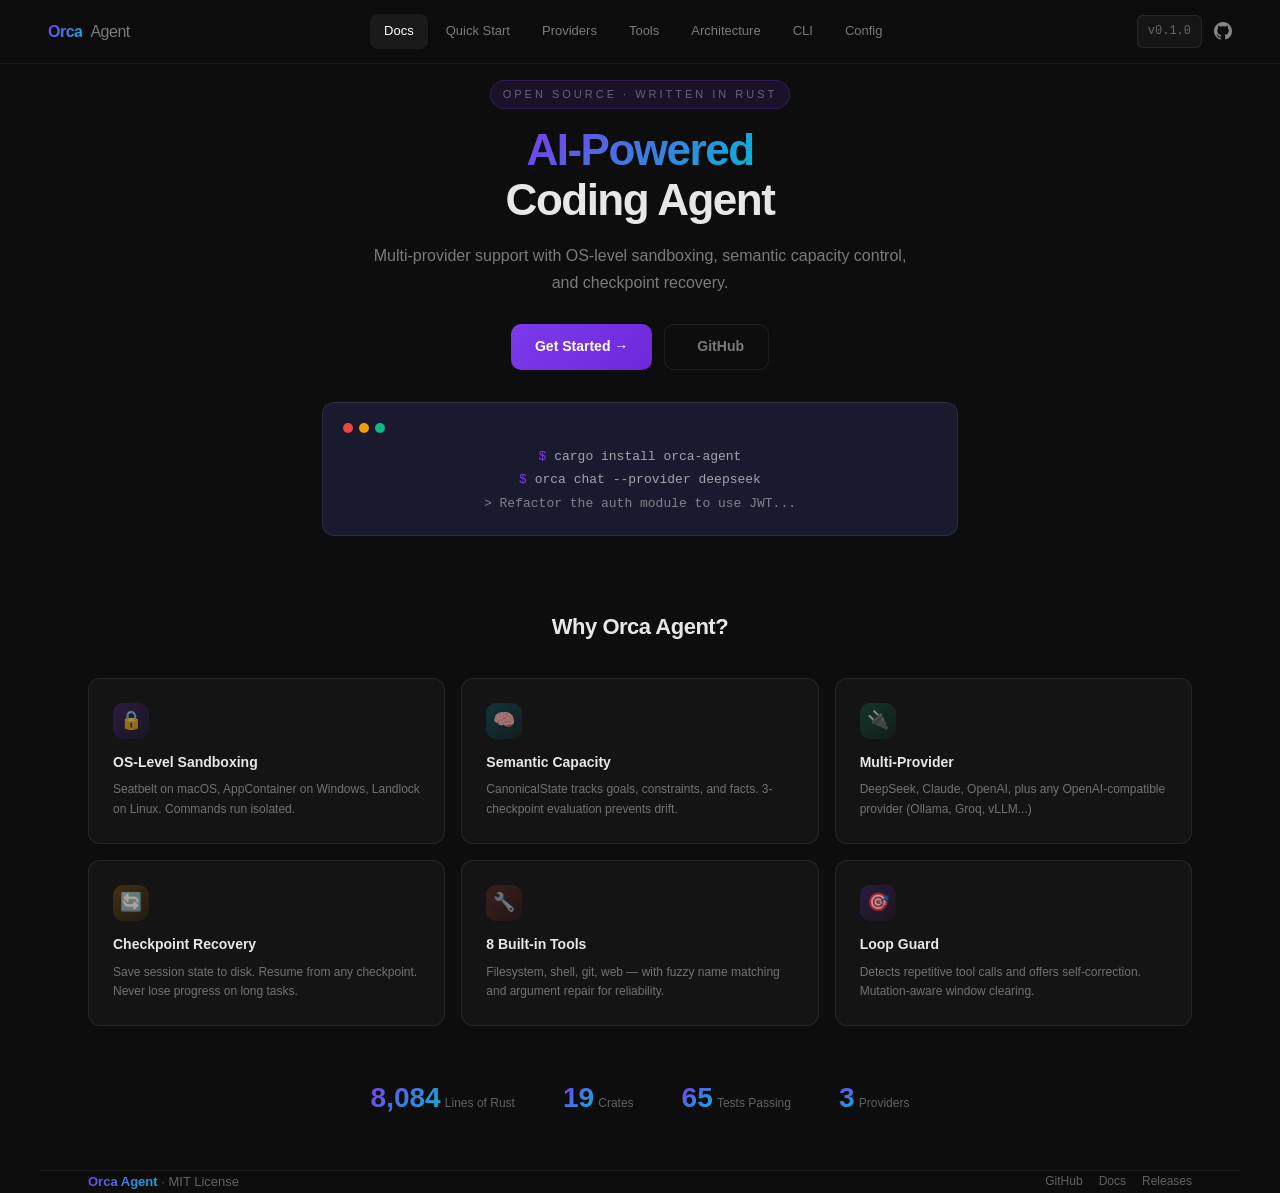
<file: docs/index.html>
<!DOCTYPE html>
<html lang="en">
<head>
    <meta charset="UTF-8">
    <meta name="viewport" content="width=device-width, initial-scale=1.0">
    <title>Orca Agent</title>
    <link rel="stylesheet" href="styles.css">
</head>
<body>
    <nav class="nav">
        <a href="index.html" class="nav-logo">
            <span class="gradient">Orca</span>
            <span class="light">Agent</span>
        </a>
        <div class="nav-links">
            <a href="index.html" class="active">Docs</a>
            <a href="quickstart.html">Quick Start</a>
            <a href="providers.html">Providers</a>
            <a href="tools.html">Tools</a>
            <a href="architecture.html">Architecture</a>
            <a href="cli.html">CLI</a>
            <a href="config.html">Config</a>
        </div>
        <div class="nav-right">
            <span class="nav-version">v0.1.0</span>
            <a href="https://github.com/wenqiang-china/orca-agent/" class="nav-github">
                <svg viewBox="0 0 16 16"><path d="M8 0C3.58 0 0 3.58 0 8c0 3.54 2.29 6.53 5.47 7.59.4.07.55-.17.55-.38 0-.19-.01-.82-.01-1.49-2.01.37-2.53-.49-2.69-.94-.09-.23-.48-.94-.82-1.13-.28-.15-.68-.52-.01-.53.63-.01 1.08.58 1.23.82.72 1.21 1.87.87 2.33.66.07-.52.28-.87.51-1.07-1.78-.2-3.64-.89-3.64-3.95 0-.87.31-1.59.82-2.15-.08-.2-.36-1.02.08-2.12 0 0 .67-.21 2.2.82.64-.18 1.32-.27 2-.27.68 0 1.36.09 2 .27 1.53-1.04 2.2-.82 2.2-.82.44 1.1.16 1.92.08 2.12.51.56.82 1.27.82 2.15 0 3.07-1.87 3.75-3.65 3.95.29.25.54.73.54 1.48 0 1.07-.01 1.93-.01 2.2 0 .21.15.46.55.38A8.013 8.013 0 0016 8c0-4.42-3.58-8-8-8z"/></svg>
            </a>
        </div>
    </nav>

    <div class="nav-mobile-menu">
        <a href="index.html" class="active">Docs</a>
        <a href="quickstart.html">Quick Start</a>
        <a href="providers.html">Providers</a>
        <a href="tools.html">Tools</a>
        <a href="architecture.html">Architecture</a>
        <a href="cli.html">CLI</a>
        <a href="config.html">Config</a>
    </div>

    <div class="container">
        <section class="hero">
            <span class="hero-badge">Open Source · Written in Rust</span>
            <h1 class="hero-title">
                <span class="gradient">AI-Powered</span><br>
                <span class="white">Coding Agent</span>
            </h1>
            <p class="hero-subtitle">Multi-provider support with OS-level sandboxing, semantic capacity control, and checkpoint recovery.</p>
            <div class="hero-buttons">
                <a href="quickstart.html" class="btn btn-primary">Get Started &rarr;</a>
                <a href="https://github.com/wenqiang-china/orca-agent" class="btn btn-outline">
                    <svg viewBox="0 0 16 16"><path d="M8 0C3.58 0 0 3.58 0 8c0 3.54 2.29 6.53 5.47 7.59.4.07.55-.17.55-.38 0-.19-.01-.82-.01-1.49-2.01.37-2.53-.49-2.69-.94-.09-.23-.48-.94-.82-1.13-.28-.15-.68-.52-.01-.53.63-.01 1.08.58 1.23.82.72 1.21 1.87.87 2.33.66.07-.52.28-.87.51-1.07-1.78-.2-3.64-.89-3.64-3.95 0-.87.31-1.59.82-2.15-.08-.2-.36-1.02.08-2.12 0 0 .67-.21 2.2.82.64-.18 1.32-.27 2-.27.68 0 1.36.09 2 .27 1.53-1.04 2.2-.82 2.2-.82.44 1.1.16 1.92.08 2.12.51.56.82 1.27.82 2.15 0 3.07-1.87 3.75-3.65 3.95.29.25.54.73.54 1.48 0 1.07-.01 1.93-.01 2.2 0 .21.15.46.55.38A8.013 8.013 0 0016 8c0-4.42-3.58-8-8-8z"/></svg> GitHub
                </a>
            </div>
            <div class="code-block">
                <div class="dots">
                    <span class="red"></span>
                    <span class="amber"></span>
                    <span class="green"></span>
                </div>
                <div class="lines">
                    <div class="line"><span class="prompt">$</span> cargo install orca-agent</div>
                    <div class="line"><span class="prompt">$</span> orca chat --provider deepseek</div>
                    <div class="line"><span class="output">&gt; Refactor the auth module to use JWT...</span></div>
                </div>
            </div>
        </section>

        <section class="features">
            <h2 class="section-title">Why Orca Agent?</h2>
            <div class="card-grid cols-3">
                <div class="card">
                    <span class="card-icon purple">🔒</span>
                    <h3 class="card-title">OS-Level Sandboxing</h3>
                    <p class="card-body">Seatbelt on macOS, AppContainer on Windows, Landlock on Linux. Commands run isolated.</p>
                </div>
                <div class="card">
                    <span class="card-icon cyan">🧠</span>
                    <h3 class="card-title">Semantic Capacity</h3>
                    <p class="card-body">CanonicalState tracks goals, constraints, and facts. 3-checkpoint evaluation prevents drift.</p>
                </div>
                <div class="card">
                    <span class="card-icon green">🔌</span>
                    <h3 class="card-title">Multi-Provider</h3>
                    <p class="card-body">DeepSeek, Claude, OpenAI, plus any OpenAI-compatible provider (Ollama, Groq, vLLM...)</p>
                </div>
                <div class="card">
                    <span class="card-icon amber">🔄</span>
                    <h3 class="card-title">Checkpoint Recovery</h3>
                    <p class="card-body">Save session state to disk. Resume from any checkpoint. Never lose progress on long tasks.</p>
                </div>
                <div class="card">
                    <span class="card-icon red">🔧</span>
                    <h3 class="card-title">8 Built-in Tools</h3>
                    <p class="card-body">Filesystem, shell, git, web — with fuzzy name matching and argument repair for reliability.</p>
                </div>
                <div class="card">
                    <span class="card-icon purple">🎯</span>
                    <h3 class="card-title">Loop Guard</h3>
                    <p class="card-body">Detects repetitive tool calls and offers self-correction. Mutation-aware window clearing.</p>
                </div>
            </div>
        </section>

        <div class="stats-bar">
            <div class="stat">
                <span class="stat-number">8,084</span>
                <span class="stat-label">Lines of Rust</span>
            </div>
            <div class="stat">
                <span class="stat-number">19</span>
                <span class="stat-label">Crates</span>
            </div>
            <div class="stat">
                <span class="stat-number">65</span>
                <span class="stat-label">Tests Passing</span>
            </div>
            <div class="stat">
                <span class="stat-number">3</span>
                <span class="stat-label">Providers</span>
            </div>
        </div>
    </div>

    <footer class="footer container">
        <div class="footer-brand">
            <span class="gradient">Orca Agent</span>
            <span> · MIT License</span>
        </div>
        <div class="footer-links">
            <a href="https://github.com/wenqiang-china/orca-agent">GitHub</a>
            <a href="index.html">Docs</a>
            <a href="https://github.com/wenqiang-china/orca-agent/releases">Releases</a>
        </div>
    </footer>

    <script src="main.js"></script>
</body>
</html>
</file>
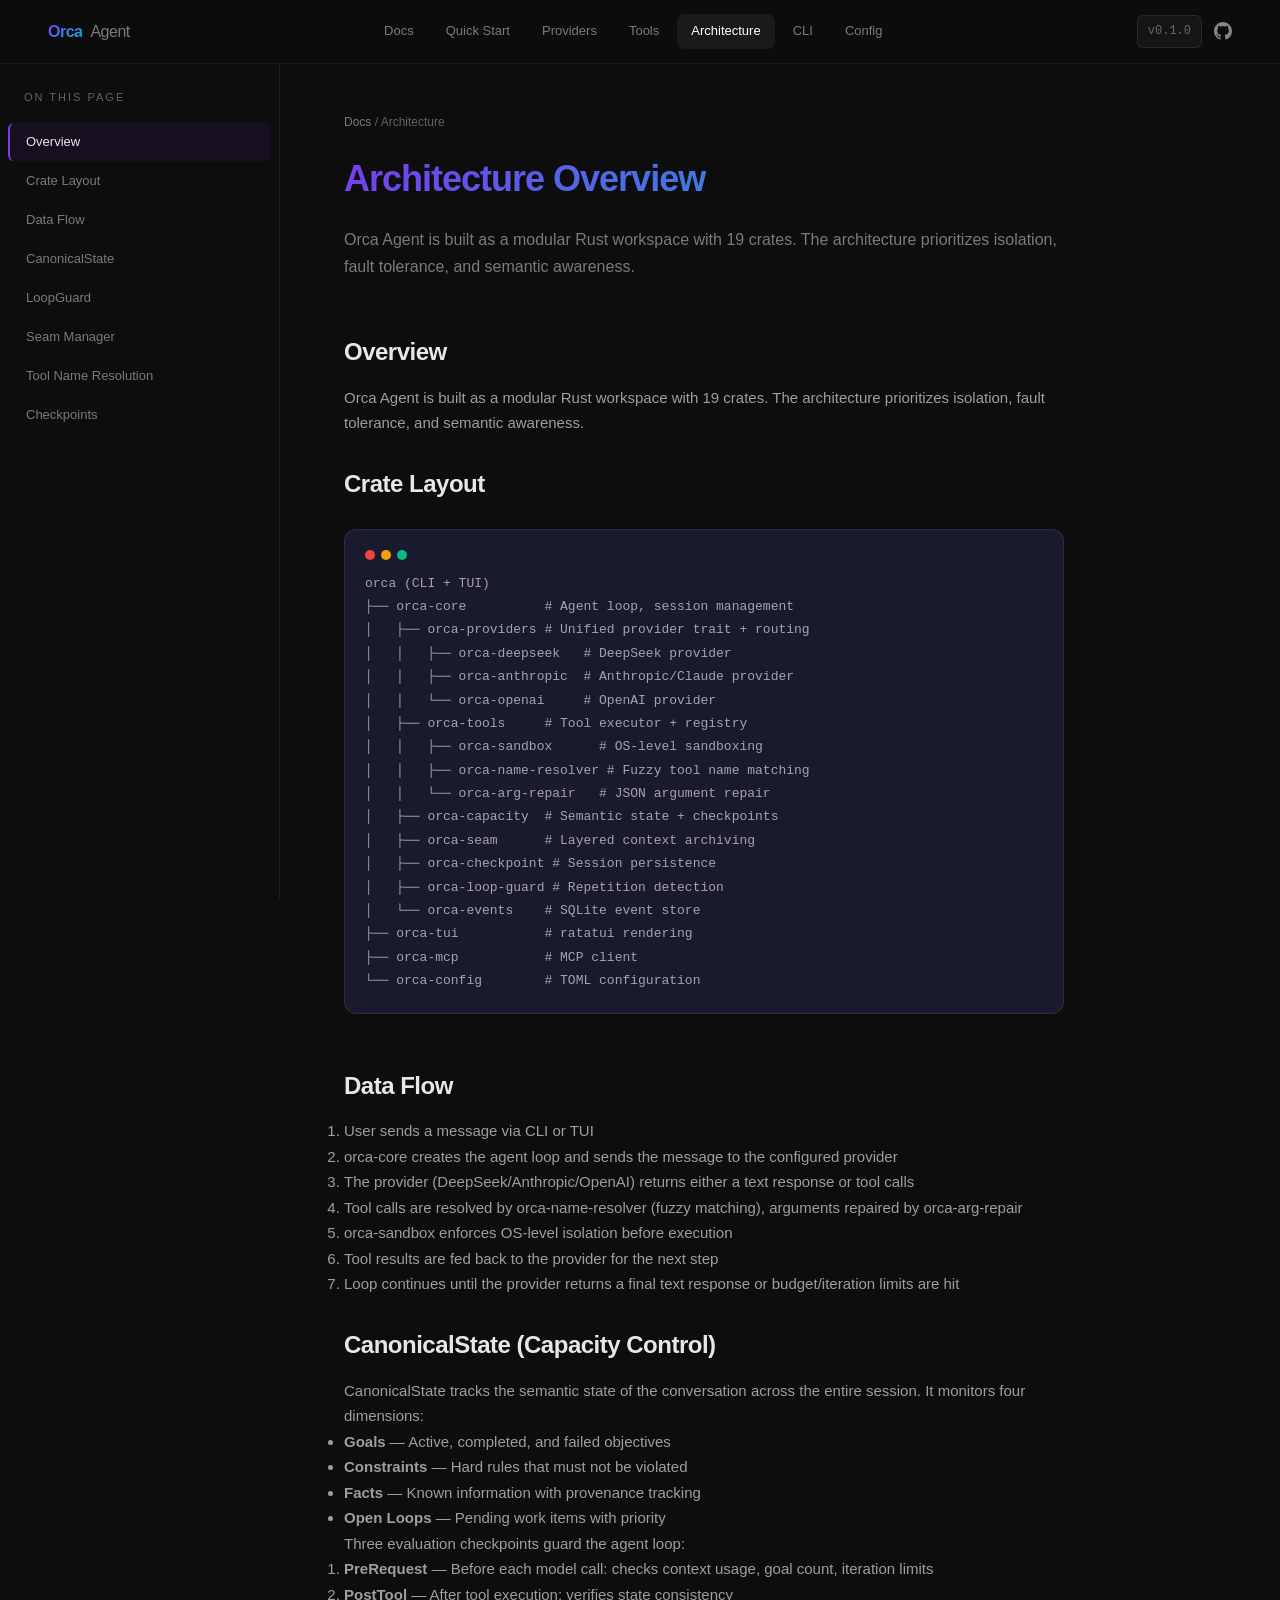
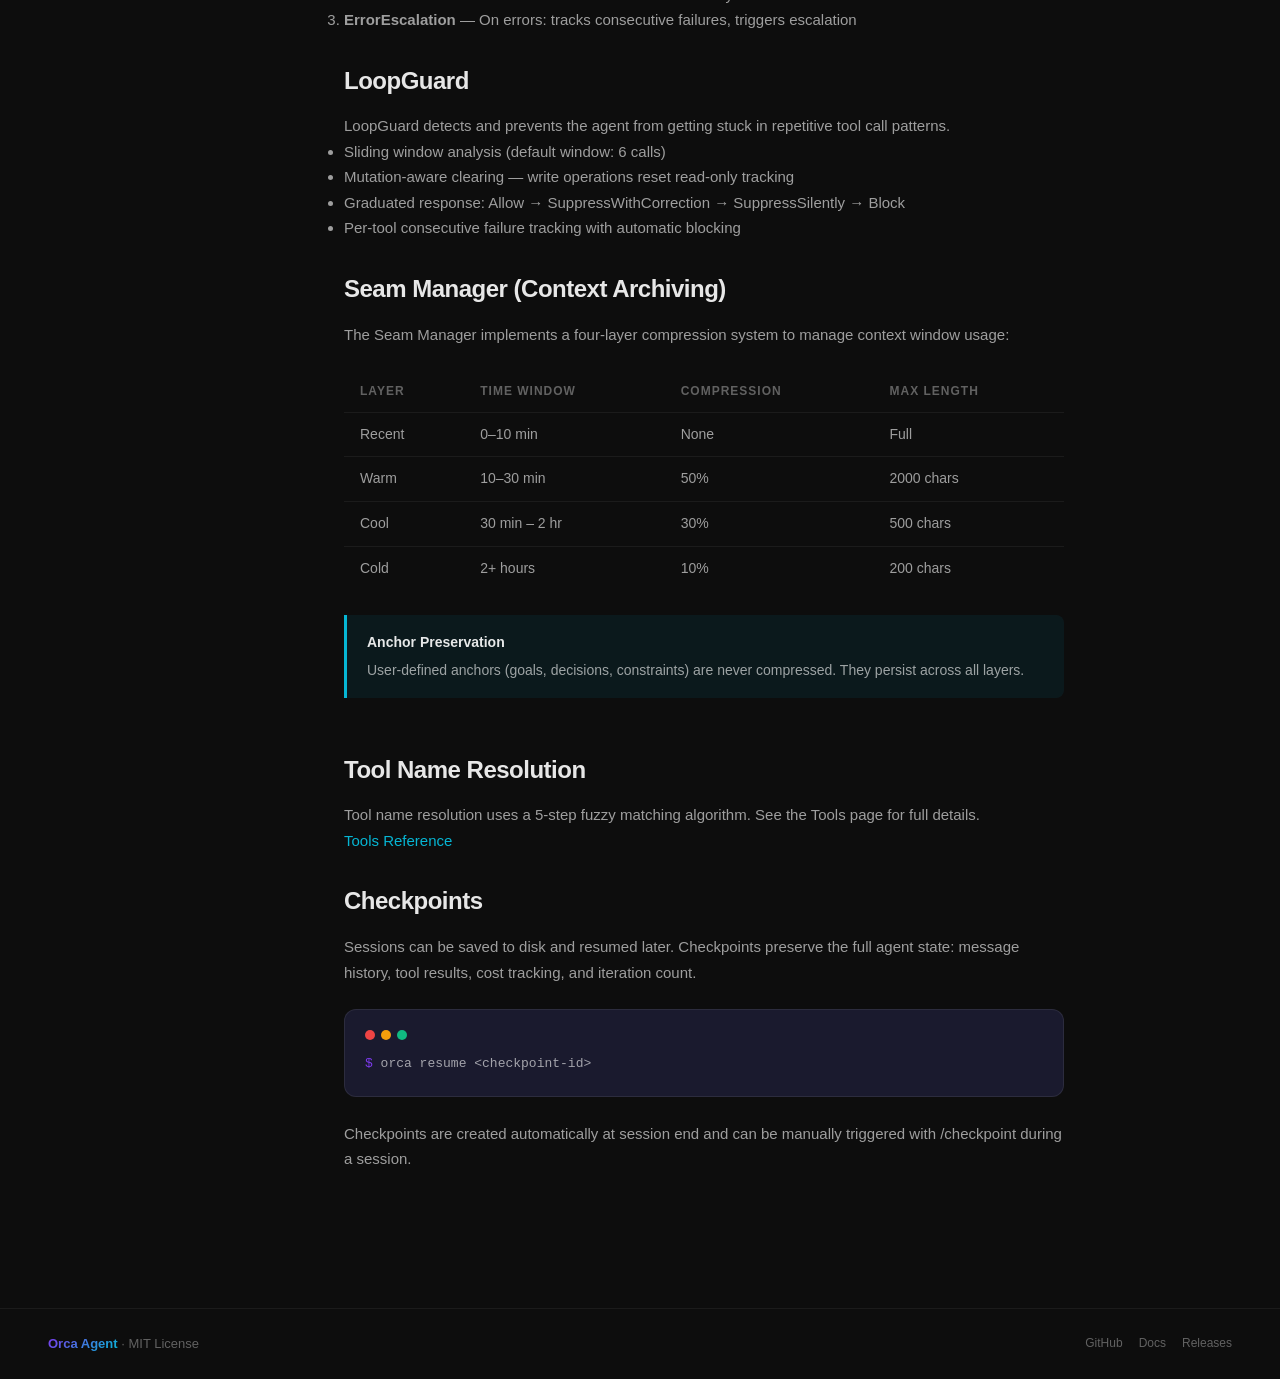
<file: docs/architecture.html>
<!DOCTYPE html>
<html lang="en">
<head>
  <meta charset="UTF-8">
  <meta name="viewport" content="width=device-width, initial-scale=1.0">
  <title>Architecture — Orca Agent</title>
  <link rel="stylesheet" href="styles.css">
</head>
<body>
  <nav class="nav">
    <a href="index.html" class="nav-logo">
      <span class="gradient">Orca</span>
      <span class="light">Agent</span>
    </a>
    <div class="nav-links">
      <a href="index.html">Docs</a>
      <a href="quickstart.html">Quick Start</a>
      <a href="providers.html">Providers</a>
      <a href="tools.html">Tools</a>
      <a href="architecture.html" class="active">Architecture</a>
      <a href="cli.html">CLI</a>
      <a href="config.html">Config</a>
    </div>
    <div class="nav-right">
      <span class="nav-version">v0.1.0</span>
      <a href="https://github.com/wenqiang-china/orca-agent/" class="nav-github">
        <svg viewBox="0 0 16 16"><path d="M8 0C3.58 0 0 3.58 0 8c0 3.54 2.29 6.53 5.47 7.59.4.07.55-.17.55-.38 0-.19-.01-.82-.01-1.49-2.01.37-2.53-.49-2.69-.94-.09-.23-.48-.94-.82-1.13-.28-.15-.68-.52-.01-.53.63-.01 1.08.58 1.23.82.72 1.21 1.87.87 2.33.66.07-.52.28-.87.51-1.07-1.78-.2-3.64-.89-3.64-3.95 0-.87.31-1.59.82-2.15-.08-.2-.36-1.02.08-2.12 0 0 .67-.21 2.2.82.64-.18 1.32-.27 2-.27.68 0 1.36.09 2 .27 1.53-1.04 2.2-.82 2.2-.82.44 1.1.16 1.92.08 2.12.51.56.82 1.27.82 2.15 0 3.07-1.87 3.75-3.65 3.95.29.25.54.73.54 1.48 0 1.07-.01 1.93-.01 2.2 0 .21.15.46.55.38A8.013 8.013 0 0016 8c0-4.42-3.58-8-8-8z"/></svg>
      </a>
    </div>
  </nav>

  <div class="nav-mobile-menu">
    <a href="index.html">Docs</a>
    <a href="quickstart.html">Quick Start</a>
    <a href="providers.html">Providers</a>
    <a href="tools.html">Tools</a>
    <a href="architecture.html" class="active">Architecture</a>
    <a href="cli.html">CLI</a>
    <a href="config.html">Config</a>
  </div>

  <div class="doc-layout">
    <aside class="sidebar">
      <div class="sidebar-heading">On this page</div>
      <nav class="sidebar-section">
        <a href="#overview" class="sidebar-link">Overview</a>
        <a href="#crate-layout" class="sidebar-link">Crate Layout</a>
        <a href="#data-flow" class="sidebar-link">Data Flow</a>
        <a href="#canonical-state" class="sidebar-link">CanonicalState</a>
        <a href="#loop-guard" class="sidebar-link">LoopGuard</a>
        <a href="#seam-manager" class="sidebar-link">Seam Manager</a>
        <a href="#name-resolution" class="sidebar-link">Tool Name Resolution</a>
        <a href="#checkpoints" class="sidebar-link">Checkpoints</a>
      </nav>
    </aside>

    <main class="doc-content">
      <!-- Breadcrumb -->
      <div class="breadcrumb"><span>Docs</span> / Architecture</div>

      <!-- Page Title -->
      <h1 class="page-title">Architecture Overview</h1>
      <p class="doc-subtitle">Orca Agent is built as a modular Rust workspace with 19 crates. The architecture prioritizes isolation, fault tolerance, and semantic awareness.</p>

      <!-- Overview -->
      <section id="overview" class="doc-section">
        <h2>Overview</h2>
        <p>Orca Agent is built as a modular Rust workspace with 19 crates. The architecture prioritizes isolation, fault tolerance, and semantic awareness.</p>
      </section>

      <!-- Crate Layout -->
      <section id="crate-layout" class="doc-section">
        <h2>Crate Layout</h2>
        <div class="code-block">
          <div class="dots">
            <span class="red"></span>
            <span class="amber"></span>
            <span class="green"></span>
          </div>
          <div class="lines">
            <div class="line">orca (CLI + TUI)</div>
            <div class="line">├── orca-core          # Agent loop, session management</div>
            <div class="line">│   ├── orca-providers # Unified provider trait + routing</div>
            <div class="line">│   │   ├── orca-deepseek   # DeepSeek provider</div>
            <div class="line">│   │   ├── orca-anthropic  # Anthropic/Claude provider</div>
            <div class="line">│   │   └── orca-openai     # OpenAI provider</div>
            <div class="line">│   ├── orca-tools     # Tool executor + registry</div>
            <div class="line">│   │   ├── orca-sandbox      # OS-level sandboxing</div>
            <div class="line">│   │   ├── orca-name-resolver # Fuzzy tool name matching</div>
            <div class="line">│   │   └── orca-arg-repair   # JSON argument repair</div>
            <div class="line">│   ├── orca-capacity  # Semantic state + checkpoints</div>
            <div class="line">│   ├── orca-seam      # Layered context archiving</div>
            <div class="line">│   ├── orca-checkpoint # Session persistence</div>
            <div class="line">│   ├── orca-loop-guard # Repetition detection</div>
            <div class="line">│   └── orca-events    # SQLite event store</div>
            <div class="line">├── orca-tui           # ratatui rendering</div>
            <div class="line">├── orca-mcp           # MCP client</div>
            <div class="line">└── orca-config        # TOML configuration</div>
          </div>
        </div>
      </section>

      <!-- Data Flow -->
      <section id="data-flow" class="doc-section">
        <h2>Data Flow</h2>
        <ol>
          <li>User sends a message via CLI or TUI</li>
          <li>orca-core creates the agent loop and sends the message to the configured provider</li>
          <li>The provider (DeepSeek/Anthropic/OpenAI) returns either a text response or tool calls</li>
          <li>Tool calls are resolved by orca-name-resolver (fuzzy matching), arguments repaired by orca-arg-repair</li>
          <li>orca-sandbox enforces OS-level isolation before execution</li>
          <li>Tool results are fed back to the provider for the next step</li>
          <li>Loop continues until the provider returns a final text response or budget/iteration limits are hit</li>
        </ol>
      </section>

      <!-- CanonicalState -->
      <section id="canonical-state" class="doc-section">
        <h2>CanonicalState (Capacity Control)</h2>
        <p>CanonicalState tracks the semantic state of the conversation across the entire session. It monitors four dimensions:</p>
        <ul>
          <li><strong>Goals</strong> — Active, completed, and failed objectives</li>
          <li><strong>Constraints</strong> — Hard rules that must not be violated</li>
          <li><strong>Facts</strong> — Known information with provenance tracking</li>
          <li><strong>Open Loops</strong> — Pending work items with priority</li>
        </ul>
        <p>Three evaluation checkpoints guard the agent loop:</p>
        <ol>
          <li><strong>PreRequest</strong> — Before each model call: checks context usage, goal count, iteration limits</li>
          <li><strong>PostTool</strong> — After tool execution: verifies state consistency</li>
          <li><strong>ErrorEscalation</strong> — On errors: tracks consecutive failures, triggers escalation</li>
        </ol>
      </section>

      <!-- LoopGuard -->
      <section id="loop-guard" class="doc-section">
        <h2>LoopGuard</h2>
        <p>LoopGuard detects and prevents the agent from getting stuck in repetitive tool call patterns.</p>
        <ul>
          <li>Sliding window analysis (default window: 6 calls)</li>
          <li>Mutation-aware clearing — write operations reset read-only tracking</li>
          <li>Graduated response: Allow → SuppressWithCorrection → SuppressSilently → Block</li>
          <li>Per-tool consecutive failure tracking with automatic blocking</li>
        </ul>
      </section>

      <!-- Seam Manager -->
      <section id="seam-manager" class="doc-section">
        <h2>Seam Manager (Context Archiving)</h2>
        <p>The Seam Manager implements a four-layer compression system to manage context window usage:</p>
        <table class="doc-table">
          <thead>
            <tr>
              <th>Layer</th>
              <th>Time Window</th>
              <th>Compression</th>
              <th>Max Length</th>
            </tr>
          </thead>
          <tbody>
            <tr>
              <td>Recent</td>
              <td>0–10 min</td>
              <td>None</td>
              <td>Full</td>
            </tr>
            <tr>
              <td>Warm</td>
              <td>10–30 min</td>
              <td>50%</td>
              <td>2000 chars</td>
            </tr>
            <tr>
              <td>Cool</td>
              <td>30 min – 2 hr</td>
              <td>30%</td>
              <td>500 chars</td>
            </tr>
            <tr>
              <td>Cold</td>
              <td>2+ hours</td>
              <td>10%</td>
              <td>200 chars</td>
            </tr>
          </tbody>
        </table>
        <div class="info-box tip">
          <div class="info-box-title">Anchor Preservation</div>
          <div class="info-box-body">User-defined anchors (goals, decisions, constraints) are never compressed. They persist across all layers.</div>
        </div>
      </section>

      <!-- Tool Name Resolution -->
      <section id="name-resolution" class="doc-section">
        <h2>Tool Name Resolution</h2>
        <p>Tool name resolution uses a 5-step fuzzy matching algorithm. See the Tools page for full details.</p>
        <a href="tools.html#name-resolution">Tools Reference</a>
      </section>

      <!-- Checkpoints -->
      <section id="checkpoints" class="doc-section">
        <h2>Checkpoints</h2>
        <p>Sessions can be saved to disk and resumed later. Checkpoints preserve the full agent state: message history, tool results, cost tracking, and iteration count.</p>
        <div class="code-block">
          <div class="dots">
            <span class="red"></span>
            <span class="amber"></span>
            <span class="green"></span>
          </div>
          <div class="lines">
            <div class="line"><span class="prompt">$</span> orca resume &lt;checkpoint-id&gt;</div>
          </div>
        </div>
        <p>Checkpoints are created automatically at session end and can be manually triggered with /checkpoint during a session.</p>
      </section>
    </main>
  </div>

  <footer class="footer">
    <div class="footer-brand">
      <span class="gradient">Orca Agent</span>
      <span> · MIT License</span>
    </div>
    <div class="footer-links">
      <a href="https://github.com/wenqiang-china/orca-agent">GitHub</a>
      <a href="index.html">Docs</a>
      <a href="https://github.com/wenqiang-china/orca-agent/releases">Releases</a>
    </div>
  </footer>

  <script src="main.js"></script>
</body>
</html>
</file>
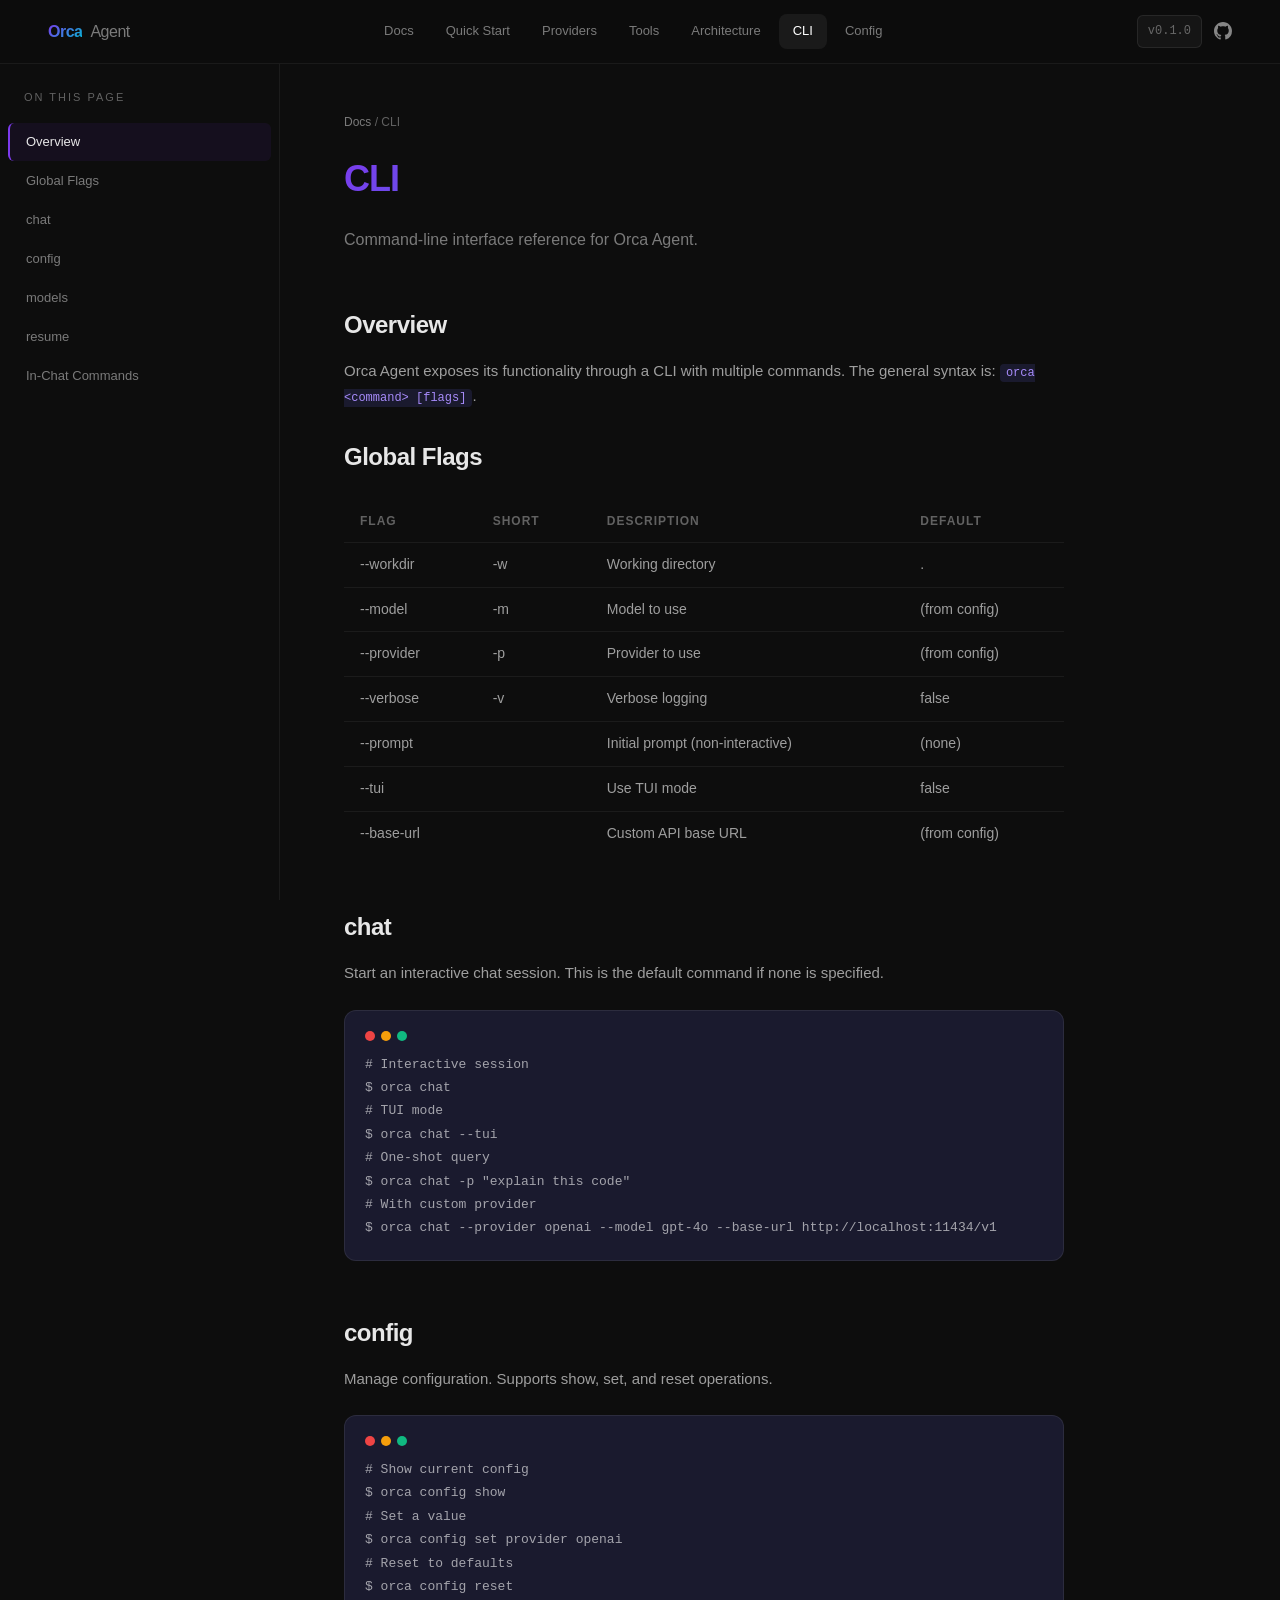
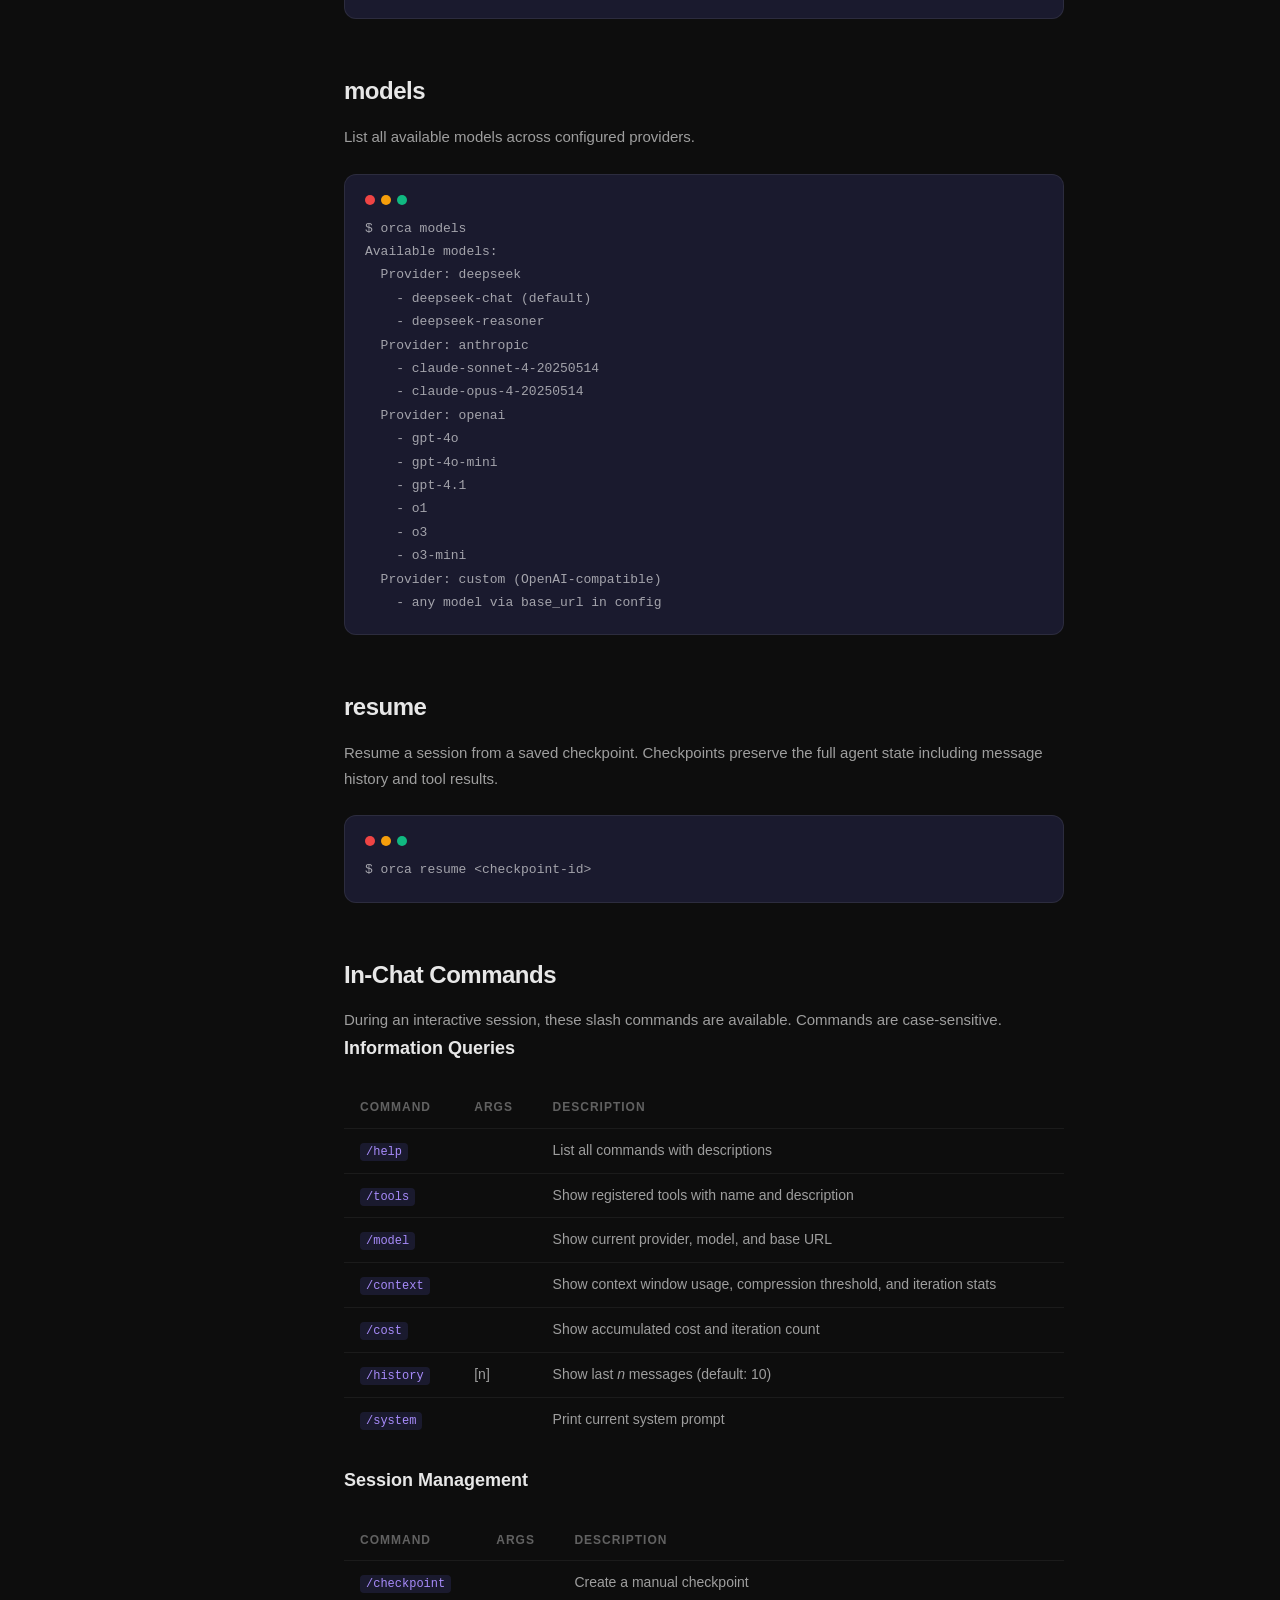
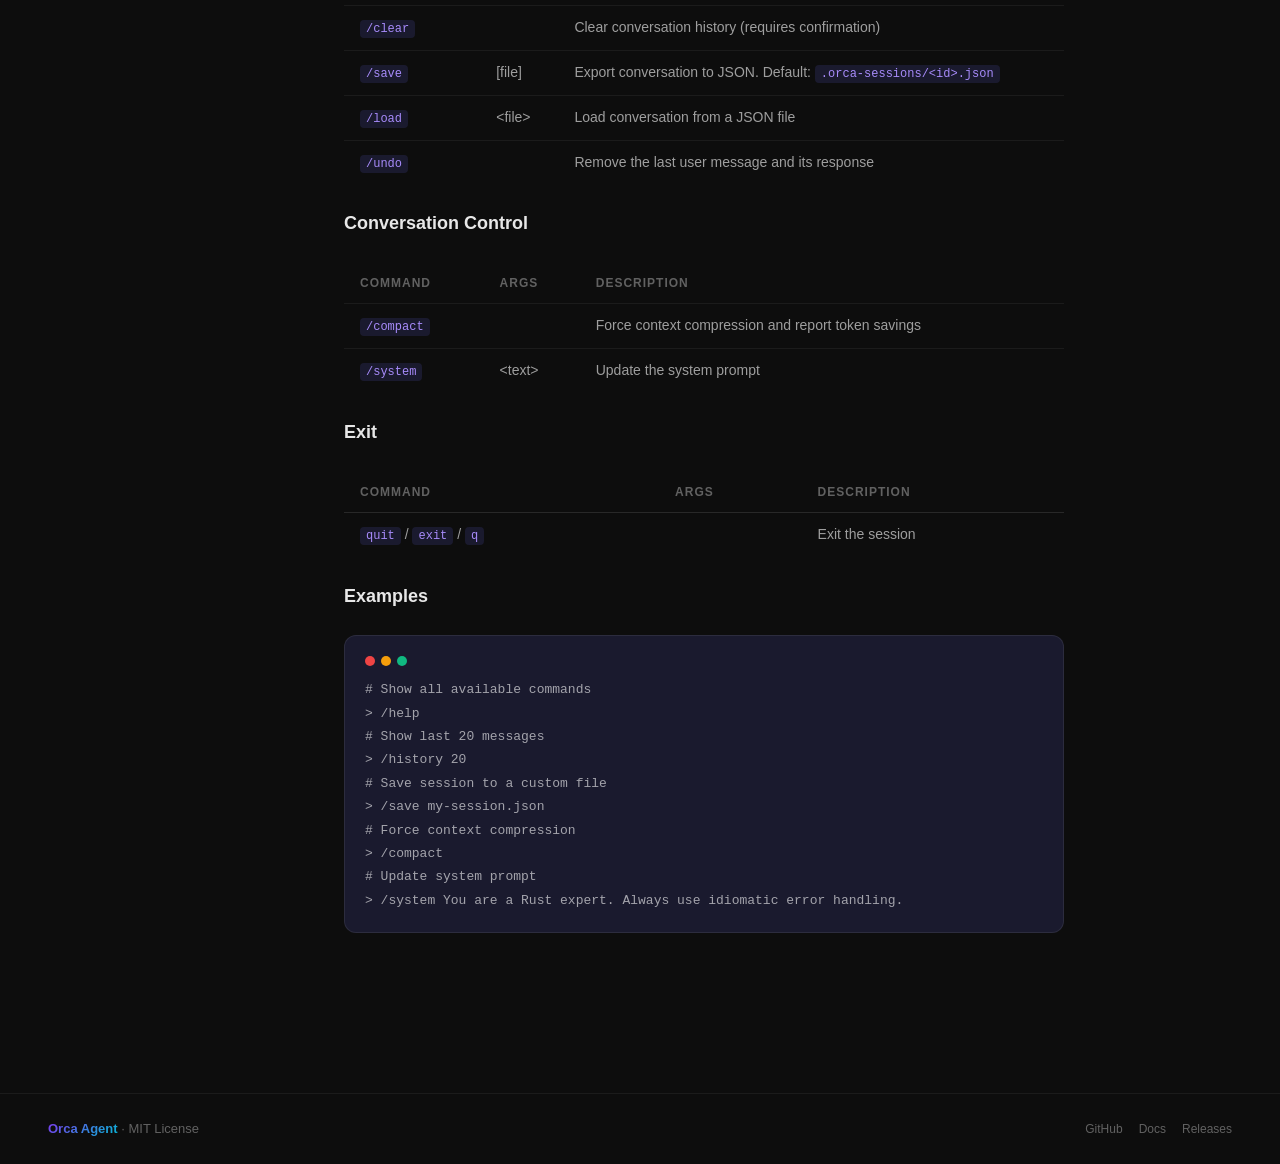
<file: docs/cli.html>
<!DOCTYPE html>
<html lang="en">
<head>
  <meta charset="UTF-8">
  <meta name="viewport" content="width=device-width, initial-scale=1.0">
  <title>CLI — Orca Agent</title>
  <link rel="stylesheet" href="styles.css">
</head>
<body>
  <nav class="nav">
    <a href="index.html" class="nav-logo">
      <span class="gradient">Orca</span>
      <span class="light">Agent</span>
    </a>
    <div class="nav-links">
      <a href="index.html">Docs</a>
      <a href="quickstart.html">Quick Start</a>
      <a href="providers.html">Providers</a>
      <a href="tools.html">Tools</a>
      <a href="architecture.html">Architecture</a>
      <a href="cli.html" class="active">CLI</a>
      <a href="config.html">Config</a>
    </div>
    <div class="nav-right">
      <span class="nav-version">v0.1.0</span>
      <a href="https://github.com/wenqiang-china/orca-agent/" class="nav-github">
        <svg viewBox="0 0 16 16"><path d="M8 0C3.58 0 0 3.58 0 8c0 3.54 2.29 6.53 5.47 7.59.4.07.55-.17.55-.38 0-.19-.01-.82-.01-1.49-2.01.37-2.53-.49-2.69-.94-.09-.23-.48-.94-.82-1.13-.28-.15-.68-.52-.01-.53.63-.01 1.08.58 1.23.82.72 1.21 1.87.87 2.33.66.07-.52.28-.87.51-1.07-1.78-.2-3.64-.89-3.64-3.95 0-.87.31-1.59.82-2.15-.08-.2-.36-1.02.08-2.12 0 0 .67-.21 2.2.82.64-.18 1.32-.27 2-.27.68 0 1.36.09 2 .27 1.53-1.04 2.2-.82 2.2-.82.44 1.1.16 1.92.08 2.12.51.56.82 1.27.82 2.15 0 3.07-1.87 3.75-3.65 3.95.29.25.54.73.54 1.48 0 1.07-.01 1.93-.01 2.2 0 .21.15.46.55.38A8.013 8.013 0 0016 8c0-4.42-3.58-8-8-8z"/></svg>
      </a>
    </div>
  </nav>

  <div class="nav-mobile-menu">
    <a href="index.html">Docs</a>
    <a href="quickstart.html">Quick Start</a>
    <a href="providers.html">Providers</a>
    <a href="tools.html">Tools</a>
    <a href="architecture.html">Architecture</a>
    <a href="cli.html" class="active">CLI</a>
    <a href="config.html">Config</a>
  </div>

  <div class="doc-layout">
    <aside class="sidebar">
      <div class="sidebar-heading">On this page</div>
      <nav class="sidebar-section">
        <a href="#overview" class="sidebar-link">Overview</a>
        <a href="#flags" class="sidebar-link">Global Flags</a>
        <a href="#chat" class="sidebar-link">chat</a>
        <a href="#config" class="sidebar-link">config</a>
        <a href="#models" class="sidebar-link">models</a>
        <a href="#resume" class="sidebar-link">resume</a>
        <a href="#in-chat" class="sidebar-link">In-Chat Commands</a>
      </nav>
    </aside>

    <main class="doc-content">
      <!-- Breadcrumb -->
      <div class="breadcrumb"><span>Docs</span> / CLI</div>

      <!-- Page Title -->
      <h1 class="page-title">CLI</h1>
      <p class="doc-subtitle">Command-line interface reference for Orca Agent.</p>

      <!-- Overview -->
      <section id="overview" class="doc-section">
        <h2>Overview</h2>
        <p>Orca Agent exposes its functionality through a CLI with multiple commands. The general syntax is: <code>orca &lt;command&gt; [flags]</code>.</p>
      </section>

      <!-- Global Flags -->
      <section id="flags" class="doc-section">
        <h2>Global Flags</h2>
        <table class="doc-table">
          <thead>
            <tr>
              <th>Flag</th>
              <th>Short</th>
              <th>Description</th>
              <th>Default</th>
            </tr>
          </thead>
          <tbody>
            <tr>
              <td>--workdir</td>
              <td>-w</td>
              <td>Working directory</td>
              <td>.</td>
            </tr>
            <tr>
              <td>--model</td>
              <td>-m</td>
              <td>Model to use</td>
              <td>(from config)</td>
            </tr>
            <tr>
              <td>--provider</td>
              <td>-p</td>
              <td>Provider to use</td>
              <td>(from config)</td>
            </tr>
            <tr>
              <td>--verbose</td>
              <td>-v</td>
              <td>Verbose logging</td>
              <td>false</td>
            </tr>
            <tr>
              <td>--prompt</td>
              <td></td>
              <td>Initial prompt (non-interactive)</td>
              <td>(none)</td>
            </tr>
            <tr>
              <td>--tui</td>
              <td></td>
              <td>Use TUI mode</td>
              <td>false</td>
            </tr>
            <tr>
              <td>--base-url</td>
              <td></td>
              <td>Custom API base URL</td>
              <td>(from config)</td>
            </tr>
          </tbody>
        </table>
      </section>

      <!-- chat -->
      <section id="chat" class="doc-section">
        <h2>chat</h2>
        <p>Start an interactive chat session. This is the default command if none is specified.</p>
        <div class="code-block">
          <div class="dots">
            <span class="red"></span>
            <span class="amber"></span>
            <span class="green"></span>
          </div>
          <div class="lines">
            <div class="line"># Interactive session</div>
            <div class="line">$ orca chat</div>
            <div class="line"></div>
            <div class="line"># TUI mode</div>
            <div class="line">$ orca chat --tui</div>
            <div class="line"></div>
            <div class="line"># One-shot query</div>
            <div class="line">$ orca chat -p "explain this code"</div>
            <div class="line"></div>
            <div class="line"># With custom provider</div>
            <div class="line">$ orca chat --provider openai --model gpt-4o --base-url http://localhost:11434/v1</div>
          </div>
        </div>
      </section>

      <!-- config -->
      <section id="config" class="doc-section">
        <h2>config</h2>
        <p>Manage configuration. Supports show, set, and reset operations.</p>
        <div class="code-block">
          <div class="dots">
            <span class="red"></span>
            <span class="amber"></span>
            <span class="green"></span>
          </div>
          <div class="lines">
            <div class="line"># Show current config</div>
            <div class="line">$ orca config show</div>
            <div class="line"></div>
            <div class="line"># Set a value</div>
            <div class="line">$ orca config set provider openai</div>
            <div class="line"></div>
            <div class="line"># Reset to defaults</div>
            <div class="line">$ orca config reset</div>
          </div>
        </div>
      </section>

      <!-- models -->
      <section id="models" class="doc-section">
        <h2>models</h2>
        <p>List all available models across configured providers.</p>
        <div class="code-block">
          <div class="dots">
            <span class="red"></span>
            <span class="amber"></span>
            <span class="green"></span>
          </div>
          <div class="lines">
            <div class="line">$ orca models</div>
            <div class="line">Available models:</div>
            <div class="line">  Provider: deepseek</div>
            <div class="line">    - deepseek-chat (default)</div>
            <div class="line">    - deepseek-reasoner</div>
            <div class="line">  Provider: anthropic</div>
            <div class="line">    - claude-sonnet-4-20250514</div>
            <div class="line">    - claude-opus-4-20250514</div>
            <div class="line">  Provider: openai</div>
            <div class="line">    - gpt-4o</div>
            <div class="line">    - gpt-4o-mini</div>
            <div class="line">    - gpt-4.1</div>
            <div class="line">    - o1</div>
            <div class="line">    - o3</div>
            <div class="line">    - o3-mini</div>
            <div class="line">  Provider: custom (OpenAI-compatible)</div>
            <div class="line">    - any model via base_url in config</div>
          </div>
        </div>
      </section>

      <!-- resume -->
      <section id="resume" class="doc-section">
        <h2>resume</h2>
        <p>Resume a session from a saved checkpoint. Checkpoints preserve the full agent state including message history and tool results.</p>
        <div class="code-block">
          <div class="dots">
            <span class="red"></span>
            <span class="amber"></span>
            <span class="green"></span>
          </div>
          <div class="lines">
            <div class="line">$ orca resume &lt;checkpoint-id&gt;</div>
          </div>
        </div>
      </section>

      <!-- In-Chat Commands -->
      <section id="in-chat" class="doc-section">
        <h2>In-Chat Commands</h2>
        <p>During an interactive session, these slash commands are available. Commands are case-sensitive.</p>

        <h3>Information Queries</h3>
        <table class="doc-table">
          <thead>
            <tr>
              <th>Command</th>
              <th>Args</th>
              <th>Description</th>
            </tr>
          </thead>
          <tbody>
            <tr>
              <td><code>/help</code></td>
              <td></td>
              <td>List all commands with descriptions</td>
            </tr>
            <tr>
              <td><code>/tools</code></td>
              <td></td>
              <td>Show registered tools with name and description</td>
            </tr>
            <tr>
              <td><code>/model</code></td>
              <td></td>
              <td>Show current provider, model, and base URL</td>
            </tr>
            <tr>
              <td><code>/context</code></td>
              <td></td>
              <td>Show context window usage, compression threshold, and iteration stats</td>
            </tr>
            <tr>
              <td><code>/cost</code></td>
              <td></td>
              <td>Show accumulated cost and iteration count</td>
            </tr>
            <tr>
              <td><code>/history</code></td>
              <td>[n]</td>
              <td>Show last <em>n</em> messages (default: 10)</td>
            </tr>
            <tr>
              <td><code>/system</code></td>
              <td></td>
              <td>Print current system prompt</td>
            </tr>
          </tbody>
        </table>

        <h3>Session Management</h3>
        <table class="doc-table">
          <thead>
            <tr>
              <th>Command</th>
              <th>Args</th>
              <th>Description</th>
            </tr>
          </thead>
          <tbody>
            <tr>
              <td><code>/checkpoint</code></td>
              <td></td>
              <td>Create a manual checkpoint</td>
            </tr>
            <tr>
              <td><code>/clear</code></td>
              <td></td>
              <td>Clear conversation history (requires confirmation)</td>
            </tr>
            <tr>
              <td><code>/save</code></td>
              <td>[file]</td>
              <td>Export conversation to JSON. Default: <code>.orca-sessions/&lt;id&gt;.json</code></td>
            </tr>
            <tr>
              <td><code>/load</code></td>
              <td>&lt;file&gt;</td>
              <td>Load conversation from a JSON file</td>
            </tr>
            <tr>
              <td><code>/undo</code></td>
              <td></td>
              <td>Remove the last user message and its response</td>
            </tr>
          </tbody>
        </table>

        <h3>Conversation Control</h3>
        <table class="doc-table">
          <thead>
            <tr>
              <th>Command</th>
              <th>Args</th>
              <th>Description</th>
            </tr>
          </thead>
          <tbody>
            <tr>
              <td><code>/compact</code></td>
              <td></td>
              <td>Force context compression and report token savings</td>
            </tr>
            <tr>
              <td><code>/system</code></td>
              <td>&lt;text&gt;</td>
              <td>Update the system prompt</td>
            </tr>
          </tbody>
        </table>

        <h3>Exit</h3>
        <table class="doc-table">
          <thead>
            <tr>
              <th>Command</th>
              <th>Args</th>
              <th>Description</th>
            </tr>
          </thead>
          <tbody>
            <tr>
              <td><code>quit</code> / <code>exit</code> / <code>q</code></td>
              <td></td>
              <td>Exit the session</td>
            </tr>
          </tbody>
        </table>

        <h3>Examples</h3>
        <div class="code-block">
          <div class="dots">
            <span class="red"></span>
            <span class="amber"></span>
            <span class="green"></span>
          </div>
          <div class="lines">
            <div class="line"># Show all available commands</div>
            <div class="line">> /help</div>
            <div class="line"></div>
            <div class="line"># Show last 20 messages</div>
            <div class="line">> /history 20</div>
            <div class="line"></div>
            <div class="line"># Save session to a custom file</div>
            <div class="line">> /save my-session.json</div>
            <div class="line"></div>
            <div class="line"># Force context compression</div>
            <div class="line">> /compact</div>
            <div class="line"></div>
            <div class="line"># Update system prompt</div>
            <div class="line">> /system You are a Rust expert. Always use idiomatic error handling.</div>
          </div>
        </div>
      </section>
    </main>
  </div>

  <footer class="footer">
    <div class="footer-brand">
      <span class="gradient">Orca Agent</span>
      <span> · MIT License</span>
    </div>
    <div class="footer-links">
      <a href="https://github.com/wenqiang-china/orca-agent">GitHub</a>
      <a href="index.html">Docs</a>
      <a href="https://github.com/wenqiang-china/orca-agent/releases">Releases</a>
    </div>
  </footer>

  <script src="main.js"></script>
</body>
</html>
</file>
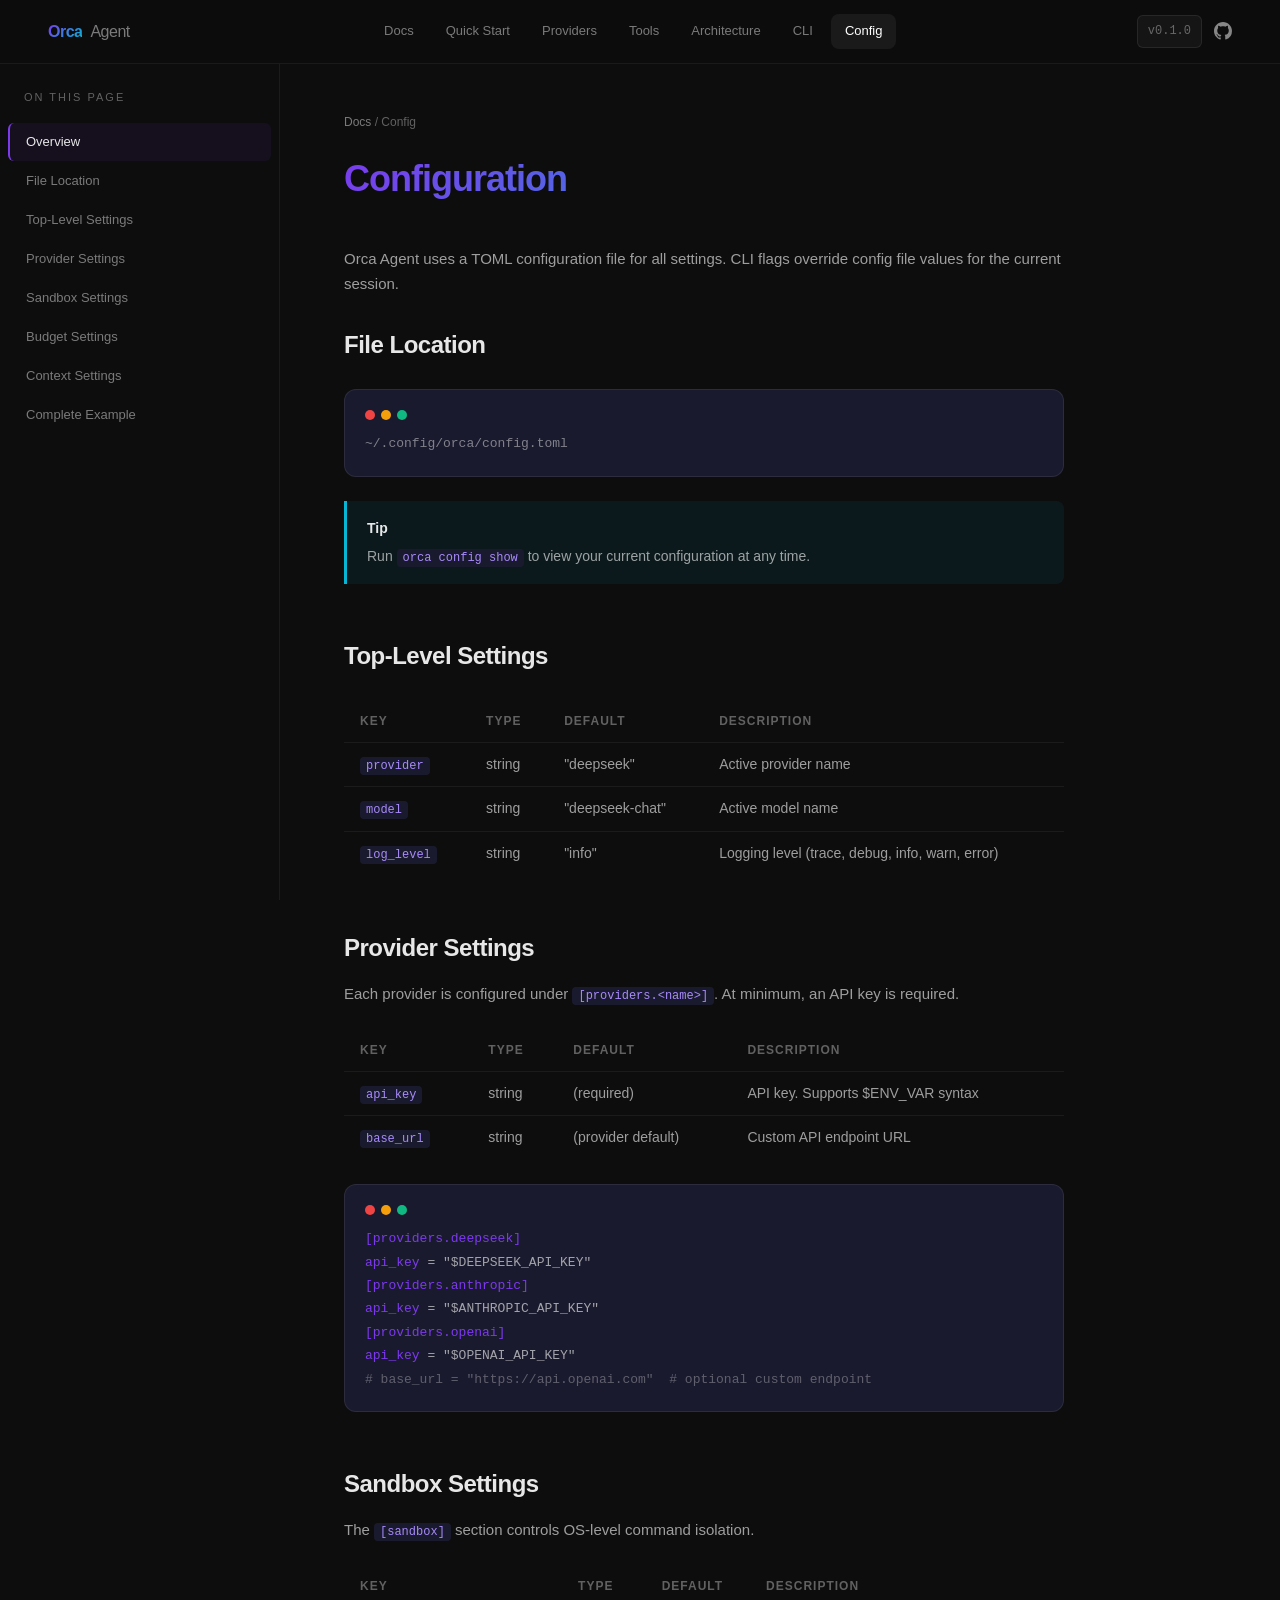
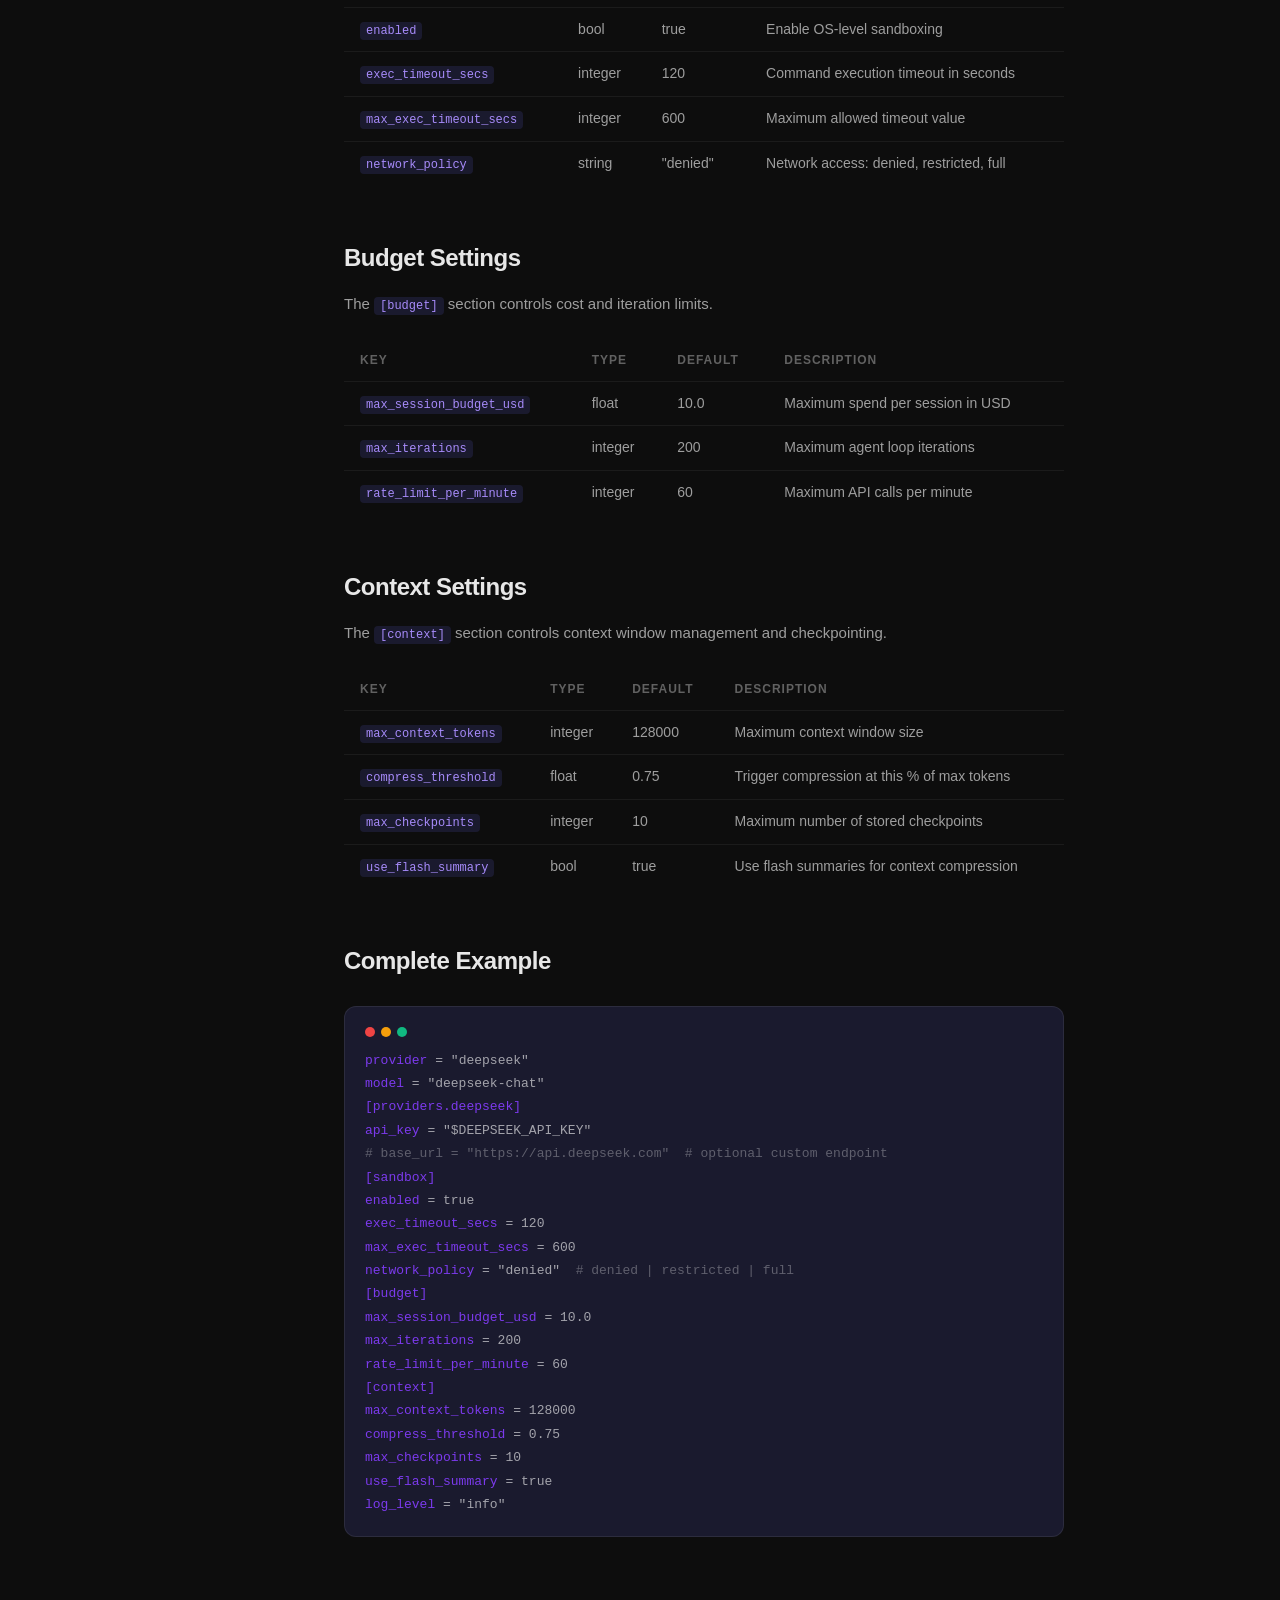
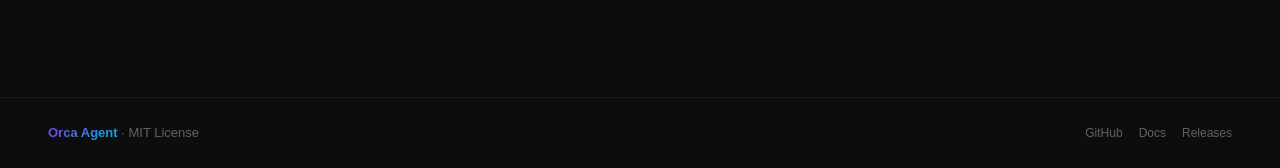
<file: docs/config.html>
<!DOCTYPE html>
<html lang="en">
<head>
  <meta charset="UTF-8">
  <meta name="viewport" content="width=device-width, initial-scale=1.0">
  <title>Configuration — Orca Agent</title>
  <link rel="stylesheet" href="styles.css">
</head>
<body>
  <nav class="nav">
    <a href="index.html" class="nav-logo">
      <span class="gradient">Orca</span>
      <span class="light">Agent</span>
    </a>
    <div class="nav-links">
      <a href="index.html">Docs</a>
      <a href="quickstart.html">Quick Start</a>
      <a href="providers.html">Providers</a>
      <a href="tools.html">Tools</a>
      <a href="architecture.html">Architecture</a>
      <a href="cli.html">CLI</a>
      <a href="config.html" class="active">Config</a>
    </div>
    <div class="nav-right">
      <span class="nav-version">v0.1.0</span>
      <a href="https://github.com/wenqiang-china/orca-agent/" class="nav-github">
        <svg viewBox="0 0 16 16"><path d="M8 0C3.58 0 0 3.58 0 8c0 3.54 2.29 6.53 5.47 7.59.4.07.55-.17.55-.38 0-.19-.01-.82-.01-1.49-2.01.37-2.53-.49-2.69-.94-.09-.23-.48-.94-.82-1.13-.28-.15-.68-.52-.01-.53.63-.01 1.08.58 1.23.82.72 1.21 1.87.87 2.33.66.07-.52.28-.87.51-1.07-1.78-.2-3.64-.89-3.64-3.95 0-.87.31-1.59.82-2.15-.08-.2-.36-1.02.08-2.12 0 0 .67-.21 2.2.82.64-.18 1.32-.27 2-.27.68 0 1.36.09 2 .27 1.53-1.04 2.2-.82 2.2-.82.44 1.1.16 1.92.08 2.12.51.56.82 1.27.82 2.15 0 3.07-1.87 3.75-3.65 3.95.29.25.54.73.54 1.48 0 1.07-.01 1.93-.01 2.2 0 .21.15.46.55.38A8.013 8.013 0 0016 8c0-4.42-3.58-8-8-8z"/></svg>
      </a>
    </div>
  </nav>

  <div class="nav-mobile-menu">
    <a href="index.html">Docs</a>
    <a href="quickstart.html">Quick Start</a>
    <a href="providers.html">Providers</a>
    <a href="tools.html">Tools</a>
    <a href="architecture.html">Architecture</a>
    <a href="cli.html">CLI</a>
    <a href="config.html" class="active">Config</a>
  </div>

  <div class="doc-layout">
    <aside class="sidebar">
      <div class="sidebar-heading">On this page</div>
      <nav class="sidebar-section">
        <a href="#overview" class="sidebar-link">Overview</a>
        <a href="#location" class="sidebar-link">File Location</a>
        <a href="#top-level" class="sidebar-link">Top-Level Settings</a>
        <a href="#providers" class="sidebar-link">Provider Settings</a>
        <a href="#sandbox" class="sidebar-link">Sandbox Settings</a>
        <a href="#budget" class="sidebar-link">Budget Settings</a>
        <a href="#context" class="sidebar-link">Context Settings</a>
        <a href="#example" class="sidebar-link">Complete Example</a>
      </nav>
    </aside>

    <main class="doc-content">
      <!-- Breadcrumb -->
      <div class="breadcrumb"><span>Docs</span> / Config</div>

      <!-- Page Title -->
      <h1 class="page-title">Configuration</h1>

      <!-- Overview -->
      <section id="overview" class="doc-section">
        <p>Orca Agent uses a TOML configuration file for all settings. CLI flags override config file values for the current session.</p>
      </section>

      <!-- File Location -->
      <section id="location" class="doc-section">
        <h2>File Location</h2>
        <div class="code-block">
          <div class="dots">
            <span class="red"></span>
            <span class="amber"></span>
            <span class="green"></span>
          </div>
          <div class="lines">
            <div class="line"><span class="output">~/.config/orca/config.toml</span></div>
          </div>
        </div>
        <div class="info-box tip">
          <div class="info-box-title">Tip</div>
          <div class="info-box-body">Run <code>orca config show</code> to view your current configuration at any time.</div>
        </div>
      </section>

      <!-- Top-Level Settings -->
      <section id="top-level" class="doc-section">
        <h2>Top-Level Settings</h2>
        <table class="doc-table">
          <thead>
            <tr>
              <th>Key</th>
              <th>Type</th>
              <th>Default</th>
              <th>Description</th>
            </tr>
          </thead>
          <tbody>
            <tr>
              <td><code>provider</code></td>
              <td>string</td>
              <td>"deepseek"</td>
              <td>Active provider name</td>
            </tr>
            <tr>
              <td><code>model</code></td>
              <td>string</td>
              <td>"deepseek-chat"</td>
              <td>Active model name</td>
            </tr>
            <tr>
              <td><code>log_level</code></td>
              <td>string</td>
              <td>"info"</td>
              <td>Logging level (trace, debug, info, warn, error)</td>
            </tr>
          </tbody>
        </table>
      </section>

      <!-- Provider Settings -->
      <section id="providers" class="doc-section">
        <h2>Provider Settings</h2>
        <p>Each provider is configured under <code>[providers.&lt;name&gt;]</code>. At minimum, an API key is required.</p>
        <table class="doc-table">
          <thead>
            <tr>
              <th>Key</th>
              <th>Type</th>
              <th>Default</th>
              <th>Description</th>
            </tr>
          </thead>
          <tbody>
            <tr>
              <td><code>api_key</code></td>
              <td>string</td>
              <td>(required)</td>
              <td>API key. Supports $ENV_VAR syntax</td>
            </tr>
            <tr>
              <td><code>base_url</code></td>
              <td>string</td>
              <td>(provider default)</td>
              <td>Custom API endpoint URL</td>
            </tr>
          </tbody>
        </table>
        <div class="code-block">
          <div class="dots">
            <span class="red"></span>
            <span class="amber"></span>
            <span class="green"></span>
          </div>
          <div class="lines">
            <div class="line"><span class="prompt">[providers.deepseek]</span></div>
            <div class="line"><span class="prompt">api_key</span> = "$DEEPSEEK_API_KEY"</div>
            <div class="line"><span class="output"></span></div>
            <div class="line"><span class="prompt">[providers.anthropic]</span></div>
            <div class="line"><span class="prompt">api_key</span> = "$ANTHROPIC_API_KEY"</div>
            <div class="line"><span class="output"></span></div>
            <div class="line"><span class="prompt">[providers.openai]</span></div>
            <div class="line"><span class="prompt">api_key</span> = "$OPENAI_API_KEY"</div>
            <div class="line"><span class="comment"># base_url = "https://api.openai.com"  # optional custom endpoint</span></div>
          </div>
        </div>
      </section>

      <!-- Sandbox Settings -->
      <section id="sandbox" class="doc-section">
        <h2>Sandbox Settings</h2>
        <p>The <code>[sandbox]</code> section controls OS-level command isolation.</p>
        <table class="doc-table">
          <thead>
            <tr>
              <th>Key</th>
              <th>Type</th>
              <th>Default</th>
              <th>Description</th>
            </tr>
          </thead>
          <tbody>
            <tr>
              <td><code>enabled</code></td>
              <td>bool</td>
              <td>true</td>
              <td>Enable OS-level sandboxing</td>
            </tr>
            <tr>
              <td><code>exec_timeout_secs</code></td>
              <td>integer</td>
              <td>120</td>
              <td>Command execution timeout in seconds</td>
            </tr>
            <tr>
              <td><code>max_exec_timeout_secs</code></td>
              <td>integer</td>
              <td>600</td>
              <td>Maximum allowed timeout value</td>
            </tr>
            <tr>
              <td><code>network_policy</code></td>
              <td>string</td>
              <td>"denied"</td>
              <td>Network access: denied, restricted, full</td>
            </tr>
          </tbody>
        </table>
      </section>

      <!-- Budget Settings -->
      <section id="budget" class="doc-section">
        <h2>Budget Settings</h2>
        <p>The <code>[budget]</code> section controls cost and iteration limits.</p>
        <table class="doc-table">
          <thead>
            <tr>
              <th>Key</th>
              <th>Type</th>
              <th>Default</th>
              <th>Description</th>
            </tr>
          </thead>
          <tbody>
            <tr>
              <td><code>max_session_budget_usd</code></td>
              <td>float</td>
              <td>10.0</td>
              <td>Maximum spend per session in USD</td>
            </tr>
            <tr>
              <td><code>max_iterations</code></td>
              <td>integer</td>
              <td>200</td>
              <td>Maximum agent loop iterations</td>
            </tr>
            <tr>
              <td><code>rate_limit_per_minute</code></td>
              <td>integer</td>
              <td>60</td>
              <td>Maximum API calls per minute</td>
            </tr>
          </tbody>
        </table>
      </section>

      <!-- Context Settings -->
      <section id="context" class="doc-section">
        <h2>Context Settings</h2>
        <p>The <code>[context]</code> section controls context window management and checkpointing.</p>
        <table class="doc-table">
          <thead>
            <tr>
              <th>Key</th>
              <th>Type</th>
              <th>Default</th>
              <th>Description</th>
            </tr>
          </thead>
          <tbody>
            <tr>
              <td><code>max_context_tokens</code></td>
              <td>integer</td>
              <td>128000</td>
              <td>Maximum context window size</td>
            </tr>
            <tr>
              <td><code>compress_threshold</code></td>
              <td>float</td>
              <td>0.75</td>
              <td>Trigger compression at this % of max tokens</td>
            </tr>
            <tr>
              <td><code>max_checkpoints</code></td>
              <td>integer</td>
              <td>10</td>
              <td>Maximum number of stored checkpoints</td>
            </tr>
            <tr>
              <td><code>use_flash_summary</code></td>
              <td>bool</td>
              <td>true</td>
              <td>Use flash summaries for context compression</td>
            </tr>
          </tbody>
        </table>
      </section>

      <!-- Complete Example -->
      <section id="example" class="doc-section">
        <h2>Complete Example</h2>
        <div class="code-block">
          <div class="dots">
            <span class="red"></span>
            <span class="amber"></span>
            <span class="green"></span>
          </div>
          <div class="lines">
            <div class="line"><span class="prompt">provider</span> = "deepseek"</div>
            <div class="line"><span class="prompt">model</span> = "deepseek-chat"</div>
            <div class="line"><span class="output"></span></div>
            <div class="line"><span class="prompt">[providers.deepseek]</span></div>
            <div class="line"><span class="prompt">api_key</span> = "$DEEPSEEK_API_KEY"</div>
            <div class="line"><span class="comment"># base_url = "https://api.deepseek.com"  # optional custom endpoint</span></div>
            <div class="line"><span class="output"></span></div>
            <div class="line"><span class="prompt">[sandbox]</span></div>
            <div class="line"><span class="prompt">enabled</span> = true</div>
            <div class="line"><span class="prompt">exec_timeout_secs</span> = 120</div>
            <div class="line"><span class="prompt">max_exec_timeout_secs</span> = 600</div>
            <div class="line"><span class="prompt">network_policy</span> = "denied"  <span class="comment"># denied | restricted | full</span></div>
            <div class="line"><span class="output"></span></div>
            <div class="line"><span class="prompt">[budget]</span></div>
            <div class="line"><span class="prompt">max_session_budget_usd</span> = 10.0</div>
            <div class="line"><span class="prompt">max_iterations</span> = 200</div>
            <div class="line"><span class="prompt">rate_limit_per_minute</span> = 60</div>
            <div class="line"><span class="output"></span></div>
            <div class="line"><span class="prompt">[context]</span></div>
            <div class="line"><span class="prompt">max_context_tokens</span> = 128000</div>
            <div class="line"><span class="prompt">compress_threshold</span> = 0.75</div>
            <div class="line"><span class="prompt">max_checkpoints</span> = 10</div>
            <div class="line"><span class="prompt">use_flash_summary</span> = true</div>
            <div class="line"><span class="output"></span></div>
            <div class="line"><span class="prompt">log_level</span> = "info"</div>
          </div>
        </div>
      </section>
    </main>
  </div>

  <footer class="footer">
    <div class="footer-brand">
      <span class="gradient">Orca Agent</span>
      <span> · MIT License</span>
    </div>
    <div class="footer-links">
      <a href="https://github.com/wenqiang-china/orca-agent">GitHub</a>
      <a href="index.html">Docs</a>
      <a href="https://github.com/wenqiang-china/orca-agent/releases">Releases</a>
    </div>
  </footer>

  <script src="main.js"></script>
</body>
</html>
</file>
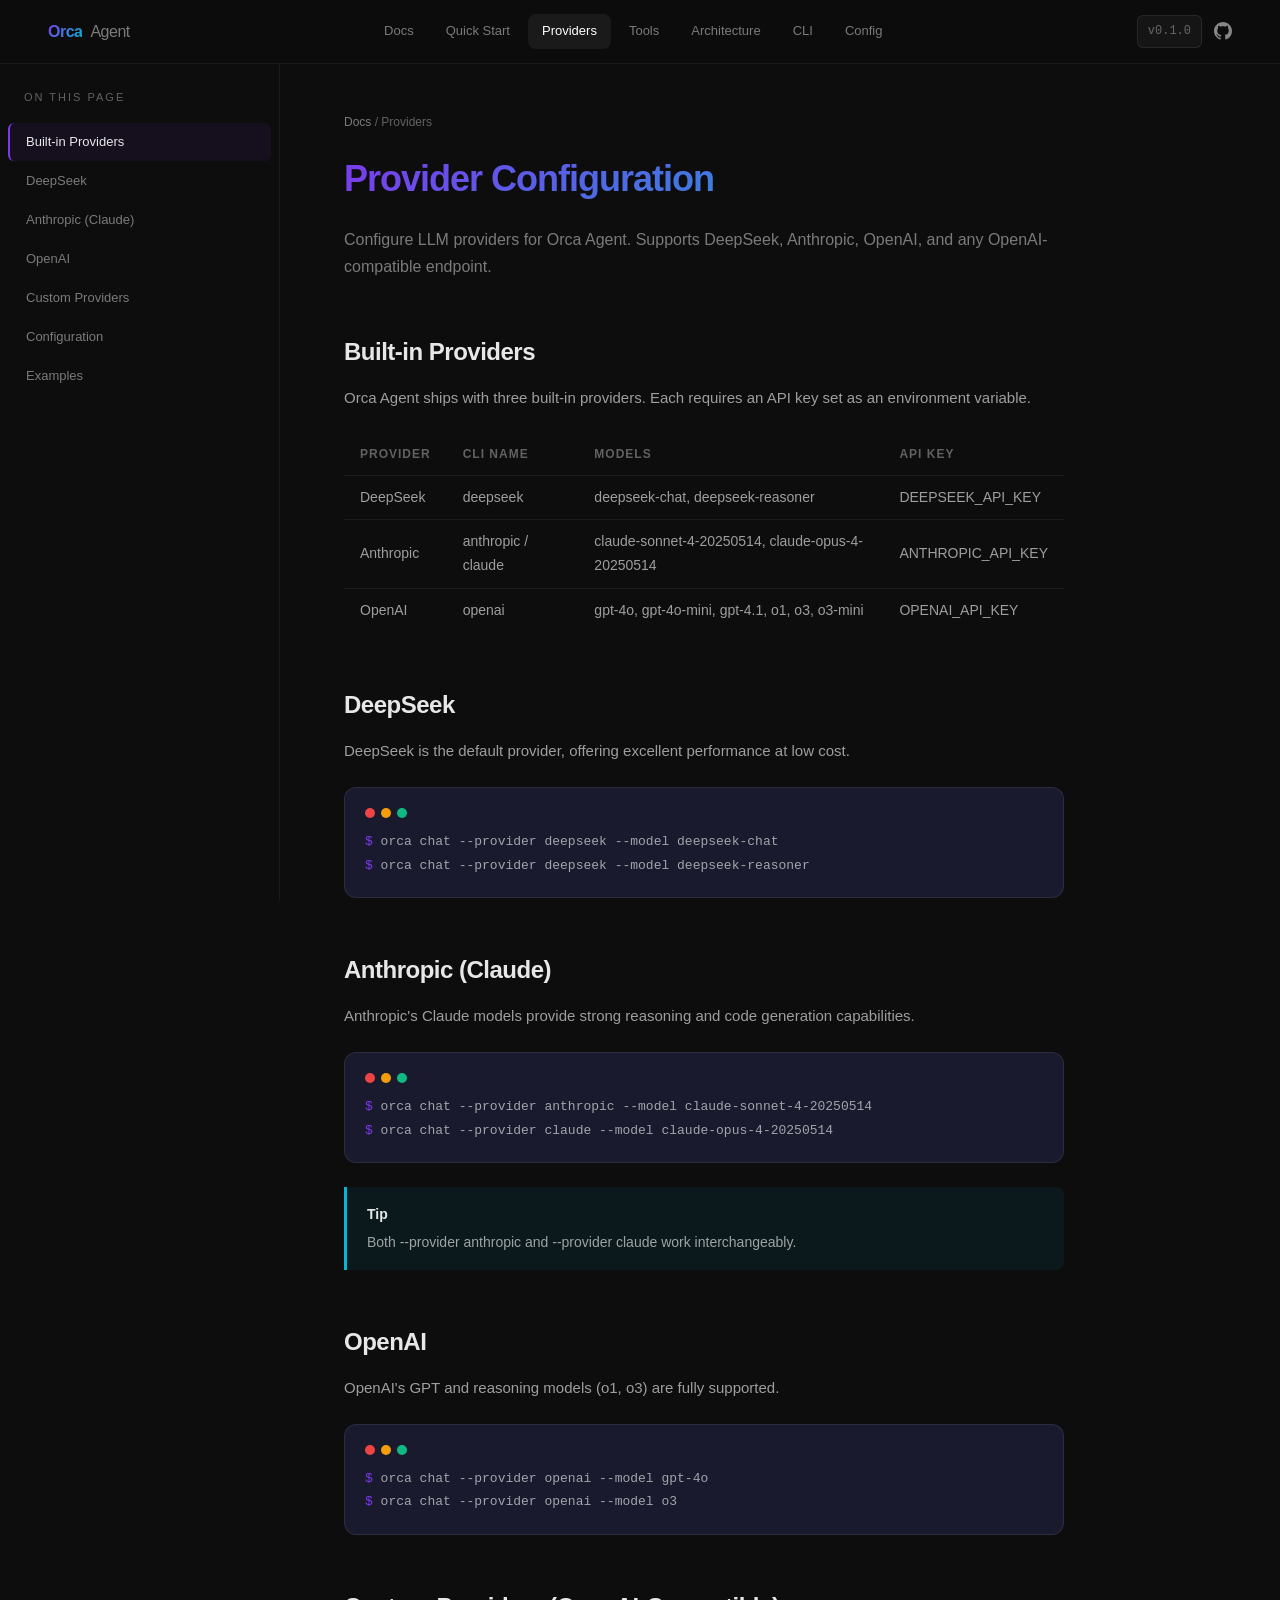
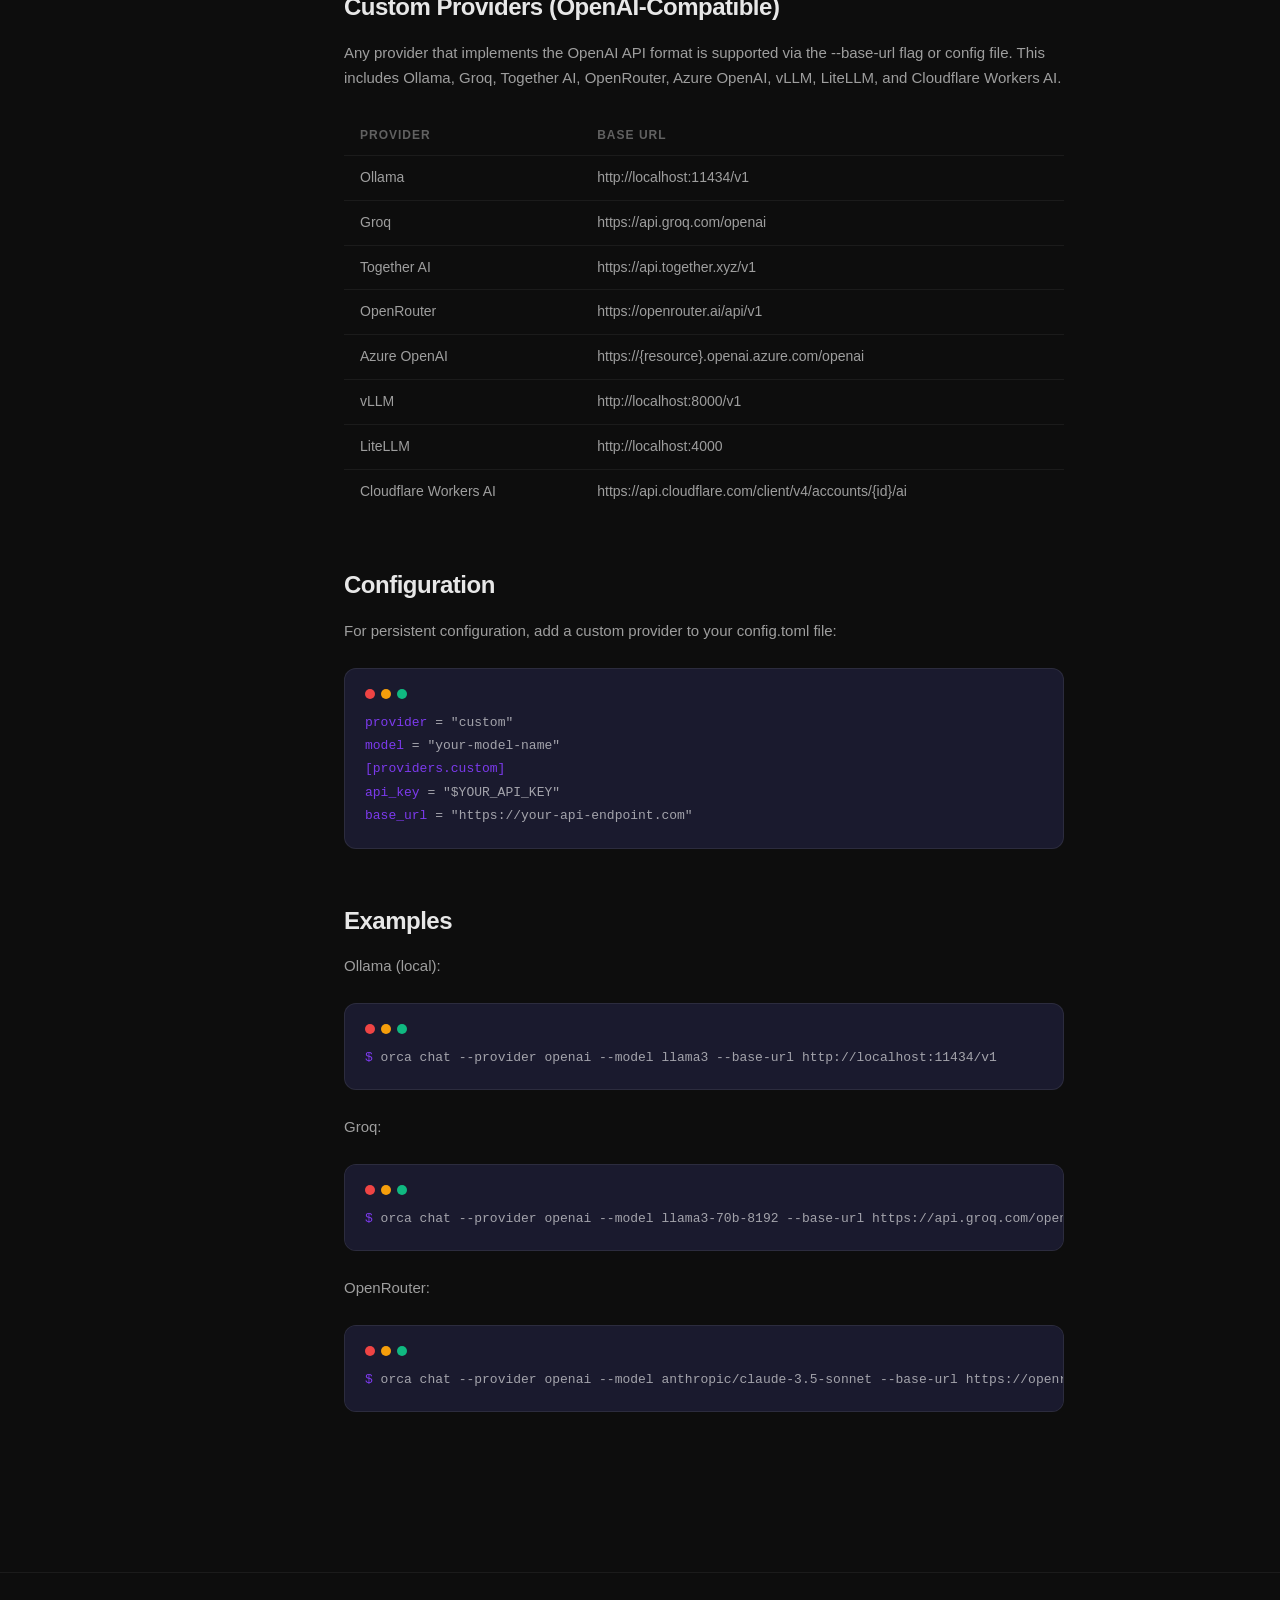
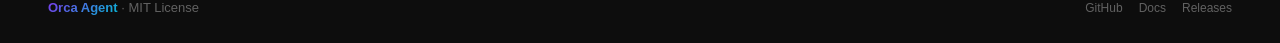
<file: docs/providers.html>
<!DOCTYPE html>
<html lang="en">
<head>
  <meta charset="UTF-8">
  <meta name="viewport" content="width=device-width, initial-scale=1.0">
  <title>Provider Configuration — Orca Agent</title>
  <link rel="stylesheet" href="styles.css">
</head>
<body>
  <nav class="nav">
    <a href="index.html" class="nav-logo">
      <span class="gradient">Orca</span>
      <span class="light">Agent</span>
    </a>
    <div class="nav-links">
      <a href="index.html">Docs</a>
      <a href="quickstart.html">Quick Start</a>
      <a href="providers.html" class="active">Providers</a>
      <a href="tools.html">Tools</a>
      <a href="architecture.html">Architecture</a>
      <a href="cli.html">CLI</a>
      <a href="config.html">Config</a>
    </div>
    <div class="nav-right">
      <span class="nav-version">v0.1.0</span>
      <a href="https://github.com/wenqiang-china/orca-agent/" class="nav-github">
        <svg viewBox="0 0 16 16"><path d="M8 0C3.58 0 0 3.58 0 8c0 3.54 2.29 6.53 5.47 7.59.4.07.55-.17.55-.38 0-.19-.01-.82-.01-1.49-2.01.37-2.53-.49-2.69-.94-.09-.23-.48-.94-.82-1.13-.28-.15-.68-.52-.01-.53.63-.01 1.08.58 1.23.82.72 1.21 1.87.87 2.33.66.07-.52.28-.87.51-1.07-1.78-.2-3.64-.89-3.64-3.95 0-.87.31-1.59.82-2.15-.08-.2-.36-1.02.08-2.12 0 0 .67-.21 2.2.82.64-.18 1.32-.27 2-.27.68 0 1.36.09 2 .27 1.53-1.04 2.2-.82 2.2-.82.44 1.1.16 1.92.08 2.12.51.56.82 1.27.82 2.15 0 3.07-1.87 3.75-3.65 3.95.29.25.54.73.54 1.48 0 1.07-.01 1.93-.01 2.2 0 .21.15.46.55.38A8.013 8.013 0 0016 8c0-4.42-3.58-8-8-8z"/></svg>
      </a>
    </div>
  </nav>

  <div class="nav-mobile-menu">
    <a href="index.html">Docs</a>
    <a href="quickstart.html">Quick Start</a>
    <a href="providers.html" class="active">Providers</a>
    <a href="tools.html">Tools</a>
    <a href="architecture.html">Architecture</a>
    <a href="cli.html">CLI</a>
    <a href="config.html">Config</a>
  </div>

  <div class="doc-layout">
    <aside class="sidebar">
      <div class="sidebar-heading">On this page</div>
      <nav class="sidebar-section">
        <a href="#built-in" class="sidebar-link">Built-in Providers</a>
        <a href="#deepseek" class="sidebar-link">DeepSeek</a>
        <a href="#anthropic" class="sidebar-link">Anthropic (Claude)</a>
        <a href="#openai" class="sidebar-link">OpenAI</a>
        <a href="#custom" class="sidebar-link">Custom Providers</a>
        <a href="#config" class="sidebar-link">Configuration</a>
        <a href="#examples" class="sidebar-link">Examples</a>
      </nav>
    </aside>

    <main class="doc-content">
      <!-- Breadcrumb -->
      <div class="breadcrumb"><span>Docs</span> / Providers</div>

      <!-- Page Title -->
      <h1 class="page-title">Provider Configuration</h1>
      <p class="doc-subtitle">Configure LLM providers for Orca Agent. Supports DeepSeek, Anthropic, OpenAI, and any OpenAI-compatible endpoint.</p>

      <!-- Built-in Providers -->
      <section id="built-in" class="doc-section">
        <h2>Built-in Providers</h2>
        <p>Orca Agent ships with three built-in providers. Each requires an API key set as an environment variable.</p>
        <table class="doc-table">
          <thead>
            <tr>
              <th>Provider</th>
              <th>CLI Name</th>
              <th>Models</th>
              <th>API Key</th>
            </tr>
          </thead>
          <tbody>
            <tr>
              <td>DeepSeek</td>
              <td>deepseek</td>
              <td>deepseek-chat, deepseek-reasoner</td>
              <td>DEEPSEEK_API_KEY</td>
            </tr>
            <tr>
              <td>Anthropic</td>
              <td>anthropic / claude</td>
              <td>claude-sonnet-4-20250514, claude-opus-4-20250514</td>
              <td>ANTHROPIC_API_KEY</td>
            </tr>
            <tr>
              <td>OpenAI</td>
              <td>openai</td>
              <td>gpt-4o, gpt-4o-mini, gpt-4.1, o1, o3, o3-mini</td>
              <td>OPENAI_API_KEY</td>
            </tr>
          </tbody>
        </table>
      </section>

      <!-- DeepSeek -->
      <section id="deepseek" class="doc-section">
        <h2>DeepSeek</h2>
        <p>DeepSeek is the default provider, offering excellent performance at low cost.</p>
        <div class="code-block">
          <div class="dots">
            <span class="red"></span>
            <span class="amber"></span>
            <span class="green"></span>
          </div>
          <div class="lines">
            <div class="line"><span class="prompt">$</span> orca chat --provider deepseek --model deepseek-chat</div>
            <div class="line"><span class="prompt">$</span> orca chat --provider deepseek --model deepseek-reasoner</div>
          </div>
        </div>
      </section>

      <!-- Anthropic (Claude) -->
      <section id="anthropic" class="doc-section">
        <h2>Anthropic (Claude)</h2>
        <p>Anthropic's Claude models provide strong reasoning and code generation capabilities.</p>
        <div class="code-block">
          <div class="dots">
            <span class="red"></span>
            <span class="amber"></span>
            <span class="green"></span>
          </div>
          <div class="lines">
            <div class="line"><span class="prompt">$</span> orca chat --provider anthropic --model claude-sonnet-4-20250514</div>
            <div class="line"><span class="prompt">$</span> orca chat --provider claude --model claude-opus-4-20250514</div>
          </div>
        </div>
        <div class="info-box tip">
          <div class="info-box-title">Tip</div>
          <div class="info-box-body">Both --provider anthropic and --provider claude work interchangeably.</div>
        </div>
      </section>

      <!-- OpenAI -->
      <section id="openai" class="doc-section">
        <h2>OpenAI</h2>
        <p>OpenAI's GPT and reasoning models (o1, o3) are fully supported.</p>
        <div class="code-block">
          <div class="dots">
            <span class="red"></span>
            <span class="amber"></span>
            <span class="green"></span>
          </div>
          <div class="lines">
            <div class="line"><span class="prompt">$</span> orca chat --provider openai --model gpt-4o</div>
            <div class="line"><span class="prompt">$</span> orca chat --provider openai --model o3</div>
          </div>
        </div>
      </section>

      <!-- Custom Providers -->
      <section id="custom" class="doc-section">
        <h2>Custom Providers (OpenAI-Compatible)</h2>
        <p>Any provider that implements the OpenAI API format is supported via the --base-url flag or config file. This includes Ollama, Groq, Together AI, OpenRouter, Azure OpenAI, vLLM, LiteLLM, and Cloudflare Workers AI.</p>
        <table class="doc-table">
          <thead>
            <tr>
              <th>Provider</th>
              <th>Base URL</th>
            </tr>
          </thead>
          <tbody>
            <tr>
              <td>Ollama</td>
              <td>http://localhost:11434/v1</td>
            </tr>
            <tr>
              <td>Groq</td>
              <td>https://api.groq.com/openai</td>
            </tr>
            <tr>
              <td>Together AI</td>
              <td>https://api.together.xyz/v1</td>
            </tr>
            <tr>
              <td>OpenRouter</td>
              <td>https://openrouter.ai/api/v1</td>
            </tr>
            <tr>
              <td>Azure OpenAI</td>
              <td>https://{resource}.openai.azure.com/openai</td>
            </tr>
            <tr>
              <td>vLLM</td>
              <td>http://localhost:8000/v1</td>
            </tr>
            <tr>
              <td>LiteLLM</td>
              <td>http://localhost:4000</td>
            </tr>
            <tr>
              <td>Cloudflare Workers AI</td>
              <td>https://api.cloudflare.com/client/v4/accounts/{id}/ai</td>
            </tr>
          </tbody>
        </table>
      </section>

      <!-- Configuration -->
      <section id="config" class="doc-section">
        <h2>Configuration</h2>
        <p>For persistent configuration, add a custom provider to your config.toml file:</p>
        <div class="code-block">
          <div class="dots">
            <span class="red"></span>
            <span class="amber"></span>
            <span class="green"></span>
          </div>
          <div class="lines">
            <div class="line"><span class="prompt">provider</span> = "custom"</div>
            <div class="line"><span class="prompt">model</span> = "your-model-name"</div>
            <div class="line"><span class="output"></span></div>
            <div class="line"><span class="prompt">[providers.custom]</span></div>
            <div class="line"><span class="prompt">api_key</span> = "$YOUR_API_KEY"</div>
            <div class="line"><span class="prompt">base_url</span> = "https://your-api-endpoint.com"</div>
          </div>
        </div>
      </section>

      <!-- Examples -->
      <section id="examples" class="doc-section">
        <h2>Examples</h2>
        <p>Ollama (local):</p>
        <div class="code-block">
          <div class="dots">
            <span class="red"></span>
            <span class="amber"></span>
            <span class="green"></span>
          </div>
          <div class="lines">
            <div class="line"><span class="prompt">$</span> orca chat --provider openai --model llama3 --base-url http://localhost:11434/v1</div>
          </div>
        </div>
        <p>Groq:</p>
        <div class="code-block">
          <div class="dots">
            <span class="red"></span>
            <span class="amber"></span>
            <span class="green"></span>
          </div>
          <div class="lines">
            <div class="line"><span class="prompt">$</span> orca chat --provider openai --model llama3-70b-8192 --base-url https://api.groq.com/openai</div>
          </div>
        </div>
        <p>OpenRouter:</p>
        <div class="code-block">
          <div class="dots">
            <span class="red"></span>
            <span class="amber"></span>
            <span class="green"></span>
          </div>
          <div class="lines">
            <div class="line"><span class="prompt">$</span> orca chat --provider openai --model anthropic/claude-3.5-sonnet --base-url https://openrouter.ai/api/v1</div>
          </div>
        </div>
      </section>
    </main>
  </div>

  <footer class="footer">
    <div class="footer-brand">
      <span class="gradient">Orca Agent</span>
      <span> · MIT License</span>
    </div>
    <div class="footer-links">
      <a href="https://github.com/wenqiang-china/orca-agent">GitHub</a>
      <a href="index.html">Docs</a>
      <a href="https://github.com/wenqiang-china/orca-agent/releases">Releases</a>
    </div>
  </footer>

  <script src="main.js"></script>
</body>
</html>
</file>
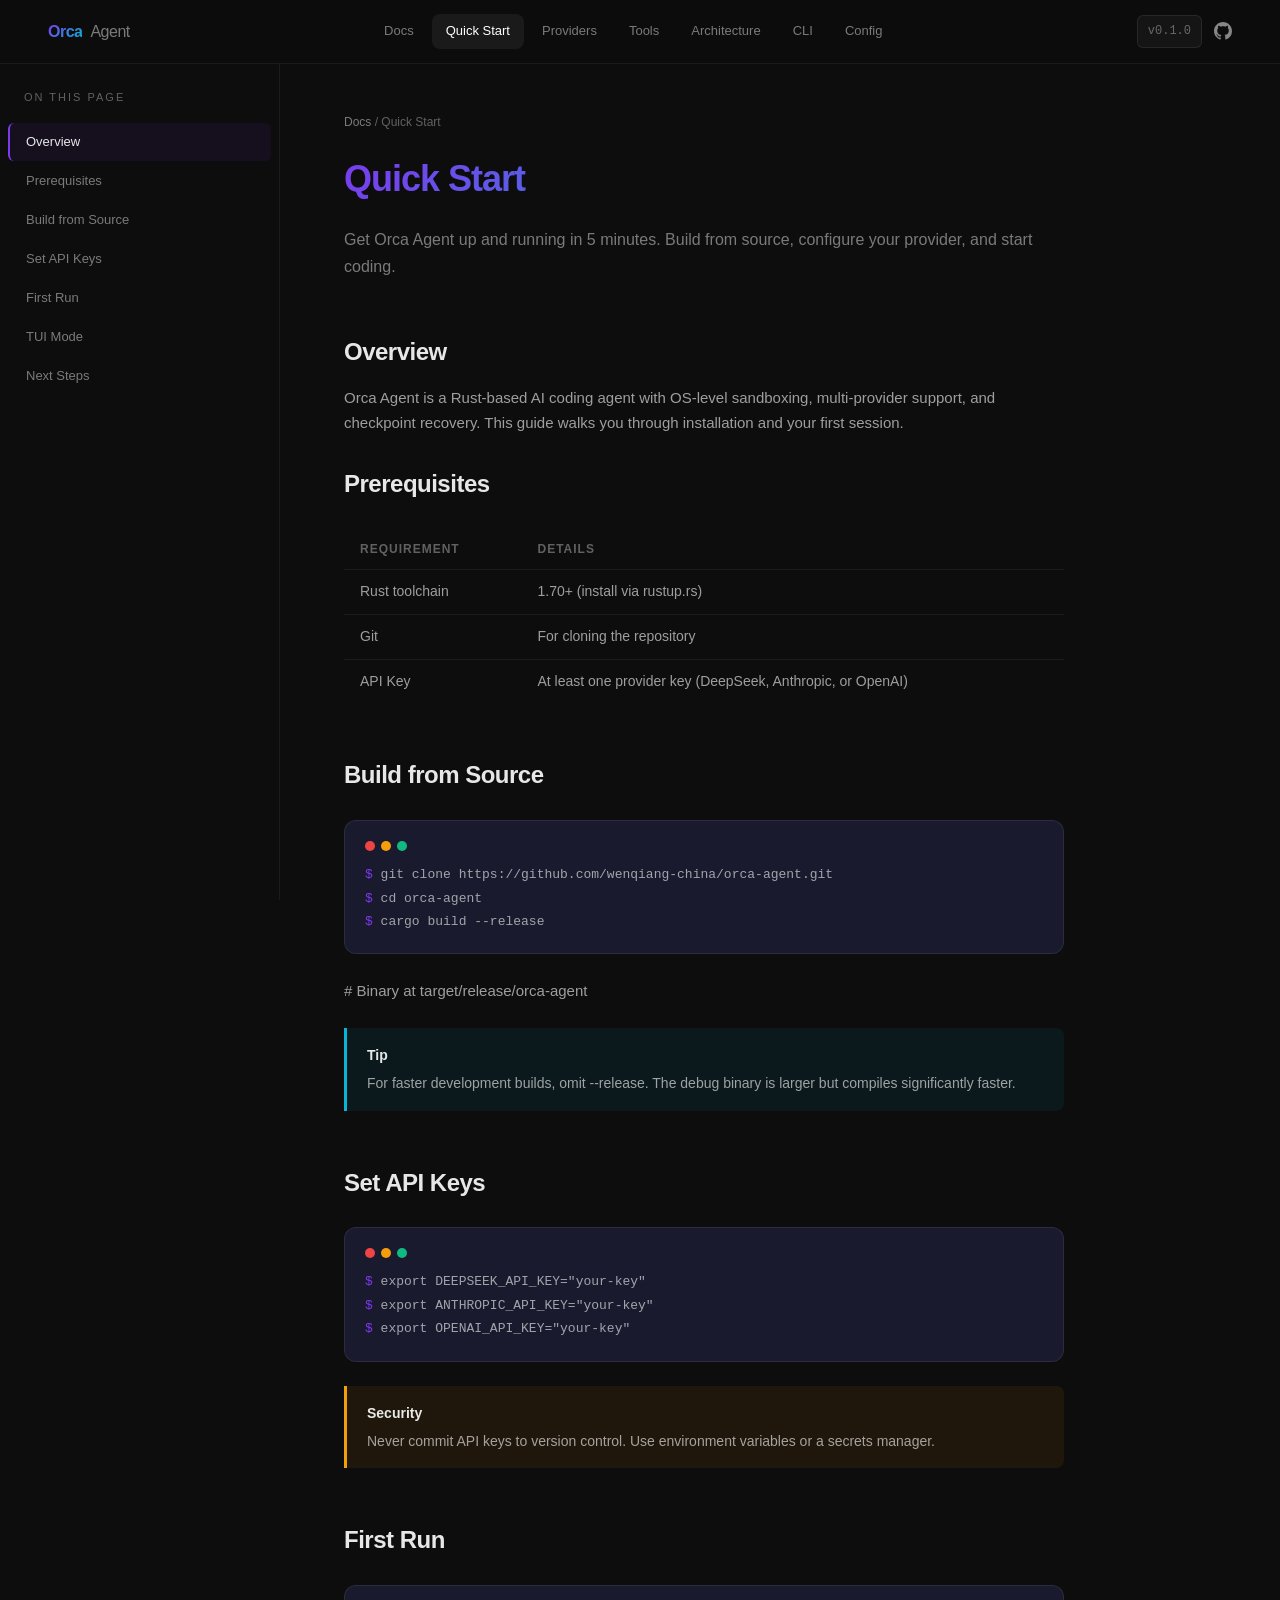
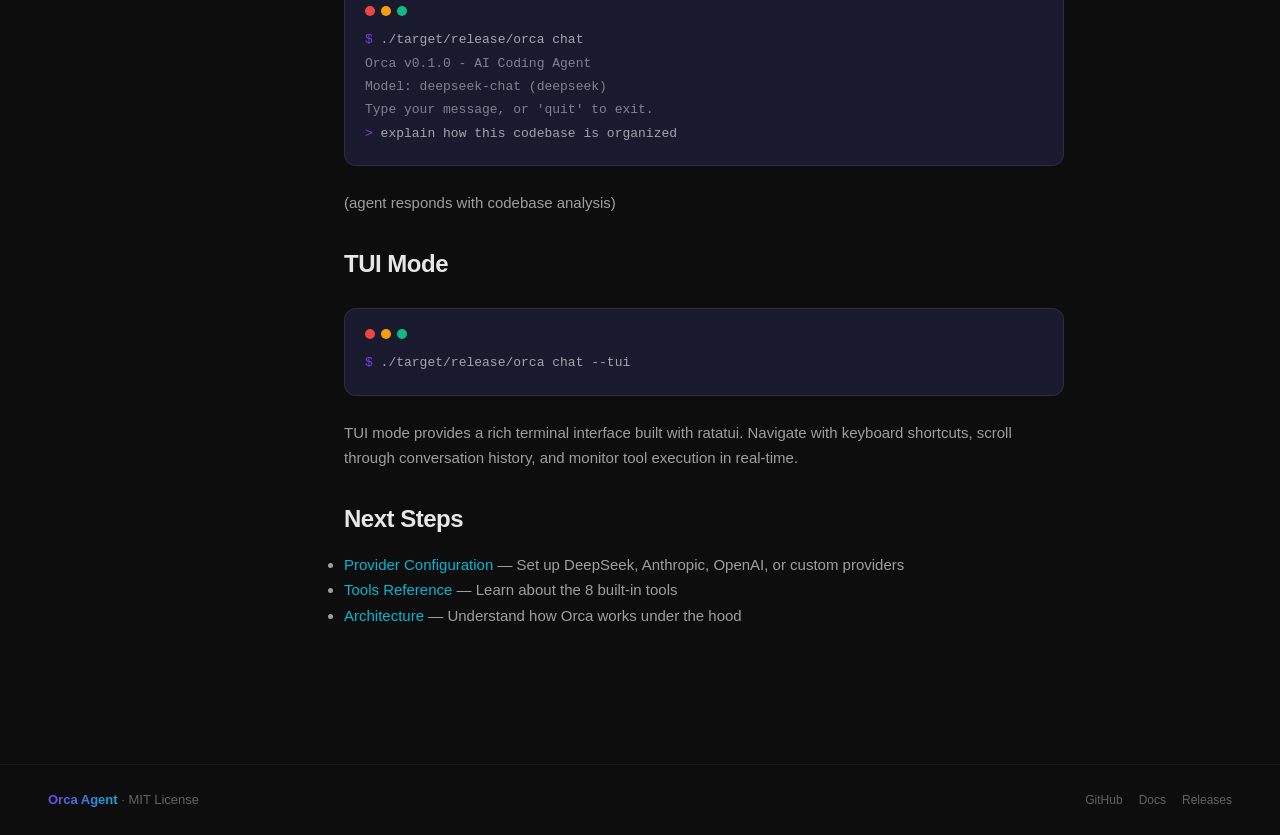
<file: docs/quickstart.html>
<!DOCTYPE html>
<html lang="en">
<head>
  <meta charset="UTF-8">
  <meta name="viewport" content="width=device-width, initial-scale=1.0">
  <title>Quick Start — Orca Agent</title>
  <link rel="stylesheet" href="styles.css">
</head>
<body>
  <nav class="nav">
    <a href="index.html" class="nav-logo">
      <span class="gradient">Orca</span>
      <span class="light">Agent</span>
    </a>
    <div class="nav-links">
      <a href="index.html">Docs</a>
      <a href="quickstart.html" class="active">Quick Start</a>
      <a href="providers.html">Providers</a>
      <a href="tools.html">Tools</a>
      <a href="architecture.html">Architecture</a>
      <a href="cli.html">CLI</a>
      <a href="config.html">Config</a>
    </div>
    <div class="nav-right">
      <span class="nav-version">v0.1.0</span>
      <a href="https://github.com/wenqiang-china/orca-agent/" class="nav-github">
        <svg viewBox="0 0 16 16"><path d="M8 0C3.58 0 0 3.58 0 8c0 3.54 2.29 6.53 5.47 7.59.4.07.55-.17.55-.38 0-.19-.01-.82-.01-1.49-2.01.37-2.53-.49-2.69-.94-.09-.23-.48-.94-.82-1.13-.28-.15-.68-.52-.01-.53.63-.01 1.08.58 1.23.82.72 1.21 1.87.87 2.33.66.07-.52.28-.87.51-1.07-1.78-.2-3.64-.89-3.64-3.95 0-.87.31-1.59.82-2.15-.08-.2-.36-1.02.08-2.12 0 0 .67-.21 2.2.82.64-.18 1.32-.27 2-.27.68 0 1.36.09 2 .27 1.53-1.04 2.2-.82 2.2-.82.44 1.1.16 1.92.08 2.12.51.56.82 1.27.82 2.15 0 3.07-1.87 3.75-3.65 3.95.29.25.54.73.54 1.48 0 1.07-.01 1.93-.01 2.2 0 .21.15.46.55.38A8.013 8.013 0 0016 8c0-4.42-3.58-8-8-8z"/></svg>
      </a>
    </div>
  </nav>

  <div class="nav-mobile-menu">
    <a href="index.html">Docs</a>
    <a href="quickstart.html" class="active">Quick Start</a>
    <a href="providers.html">Providers</a>
    <a href="tools.html">Tools</a>
    <a href="architecture.html">Architecture</a>
    <a href="cli.html">CLI</a>
    <a href="config.html">Config</a>
  </div>

  <div class="doc-layout">
    <aside class="sidebar">
      <div class="sidebar-heading">On this page</div>
      <nav class="sidebar-section">
        <a href="#overview" class="sidebar-link">Overview</a>
        <a href="#prerequisites" class="sidebar-link">Prerequisites</a>
        <a href="#build" class="sidebar-link">Build from Source</a>
        <a href="#api-keys" class="sidebar-link">Set API Keys</a>
        <a href="#first-run" class="sidebar-link">First Run</a>
        <a href="#tui" class="sidebar-link">TUI Mode</a>
        <a href="#next-steps" class="sidebar-link">Next Steps</a>
      </nav>
    </aside>

    <main class="doc-content">
      <!-- Breadcrumb -->
      <div class="breadcrumb"><span>Docs</span> / Quick Start</div>

      <!-- Page Title -->
      <h1 class="page-title">Quick Start</h1>
      <p class="doc-subtitle">Get Orca Agent up and running in 5 minutes. Build from source, configure your provider, and start coding.</p>

      <!-- Overview -->
      <section id="overview" class="doc-section">
        <h2>Overview</h2>
        <p>Orca Agent is a Rust-based AI coding agent with OS-level sandboxing, multi-provider support, and checkpoint recovery. This guide walks you through installation and your first session.</p>
      </section>

      <!-- Prerequisites -->
      <section id="prerequisites" class="doc-section">
        <h2>Prerequisites</h2>
        <table class="doc-table">
          <thead>
            <tr>
              <th>Requirement</th>
              <th>Details</th>
            </tr>
          </thead>
          <tbody>
            <tr>
              <td>Rust toolchain</td>
              <td>1.70+ (install via rustup.rs)</td>
            </tr>
            <tr>
              <td>Git</td>
              <td>For cloning the repository</td>
            </tr>
            <tr>
              <td>API Key</td>
              <td>At least one provider key (DeepSeek, Anthropic, or OpenAI)</td>
            </tr>
          </tbody>
        </table>
      </section>

      <!-- Build from Source -->
      <section id="build" class="doc-section">
        <h2>Build from Source</h2>
        <div class="code-block">
          <div class="dots">
            <span class="red"></span>
            <span class="amber"></span>
            <span class="green"></span>
          </div>
          <div class="lines">
            <div class="line"><span class="prompt">$</span> git clone https://github.com/wenqiang-china/orca-agent.git</div>
            <div class="line"><span class="prompt">$</span> cd orca-agent</div>
            <div class="line"><span class="prompt">$</span> cargo build --release</div>
          </div>
        </div>
        <div class="line"><span class="comment"># Binary at target/release/orca-agent</span></div>
        <div class="info-box tip">
          <div class="info-box-title">Tip</div>
          <div class="info-box-body">For faster development builds, omit --release. The debug binary is larger but compiles significantly faster.</div>
        </div>
      </section>

      <!-- Set API Keys -->
      <section id="api-keys" class="doc-section">
        <h2>Set API Keys</h2>
        <div class="code-block">
          <div class="dots">
            <span class="red"></span>
            <span class="amber"></span>
            <span class="green"></span>
          </div>
          <div class="lines">
            <div class="line"><span class="prompt">$</span> export DEEPSEEK_API_KEY="your-key"</div>
            <div class="line"><span class="prompt">$</span> export ANTHROPIC_API_KEY="your-key"</div>
            <div class="line"><span class="prompt">$</span> export OPENAI_API_KEY="your-key"</div>
          </div>
        </div>
        <div class="info-box warning">
          <div class="info-box-title">Security</div>
          <div class="info-box-body">Never commit API keys to version control. Use environment variables or a secrets manager.</div>
        </div>
      </section>

      <!-- First Run -->
      <section id="first-run" class="doc-section">
        <h2>First Run</h2>
        <div class="code-block">
          <div class="dots">
            <span class="red"></span>
            <span class="amber"></span>
            <span class="green"></span>
          </div>
          <div class="lines">
            <div class="line"><span class="prompt">$</span> ./target/release/orca chat</div>
            <div class="line"><span class="output">Orca v0.1.0 - AI Coding Agent</span></div>
            <div class="line"><span class="output">Model: deepseek-chat (deepseek)</span></div>
            <div class="line"><span class="output">Type your message, or 'quit' to exit.</span></div>
            <div class="line"><span class="output"></span></div>
            <div class="line"><span class="prompt">&gt;</span> explain how this codebase is organized</div>
          </div>
        </div>
        <div class="line"><span class="output">(agent responds with codebase analysis)</span></div>
      </section>

      <!-- TUI Mode -->
      <section id="tui" class="doc-section">
        <h2>TUI Mode</h2>
        <div class="code-block">
          <div class="dots">
            <span class="red"></span>
            <span class="amber"></span>
            <span class="green"></span>
          </div>
          <div class="lines">
            <div class="line"><span class="prompt">$</span> ./target/release/orca chat --tui</div>
          </div>
        </div>
        <p>TUI mode provides a rich terminal interface built with ratatui. Navigate with keyboard shortcuts, scroll through conversation history, and monitor tool execution in real-time.</p>
      </section>

      <!-- Next Steps -->
      <section id="next-steps" class="doc-section">
        <h2>Next Steps</h2>
        <ul>
          <li><a href="providers.html">Provider Configuration</a> — Set up DeepSeek, Anthropic, OpenAI, or custom providers</li>
          <li><a href="tools.html">Tools Reference</a> — Learn about the 8 built-in tools</li>
          <li><a href="architecture.html">Architecture</a> — Understand how Orca works under the hood</li>
        </ul>
      </section>
    </main>
  </div>

  <footer class="footer">
    <div class="footer-brand">
      <span class="gradient">Orca Agent</span>
      <span> · MIT License</span>
    </div>
    <div class="footer-links">
      <a href="https://github.com/wenqiang-china/orca-agent">GitHub</a>
      <a href="index.html">Docs</a>
      <a href="https://github.com/wenqiang-china/orca-agent/releases">Releases</a>
    </div>
  </footer>

  <script src="main.js"></script>
</body>
</html>
</file>
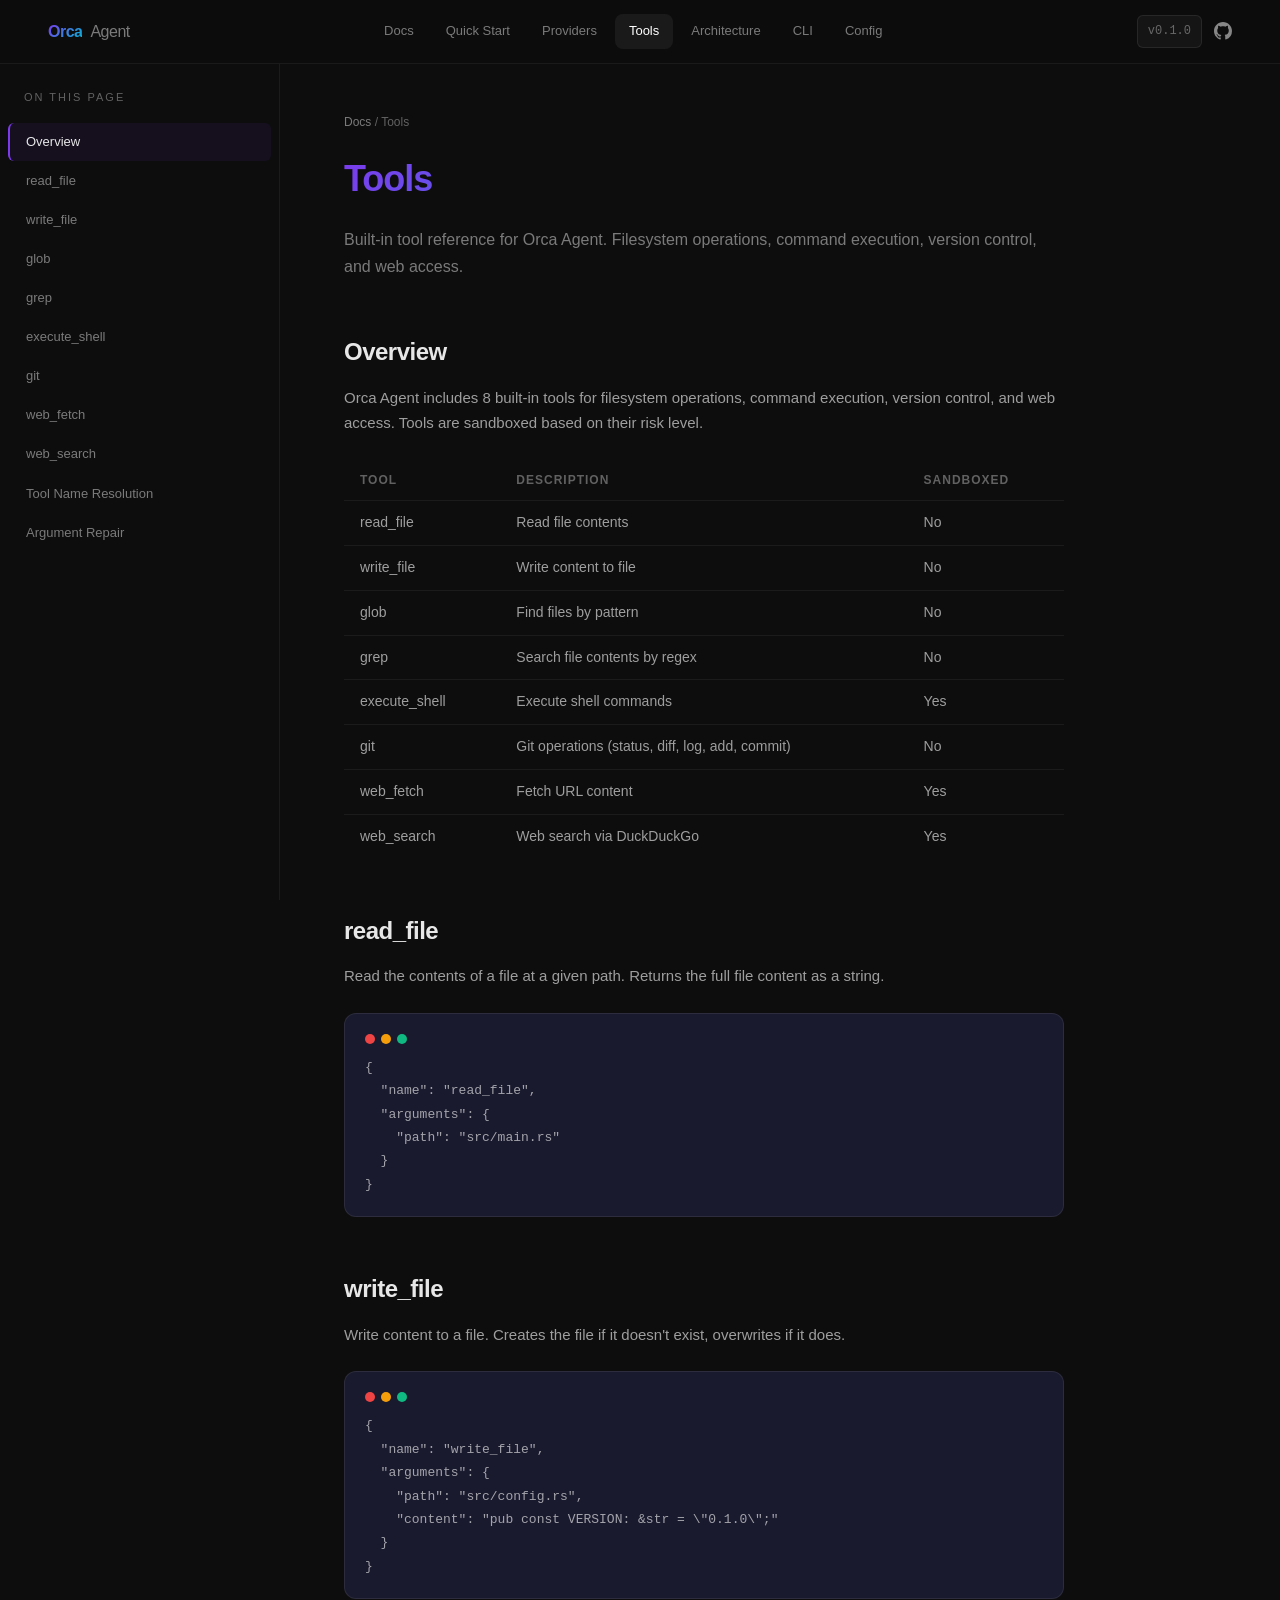
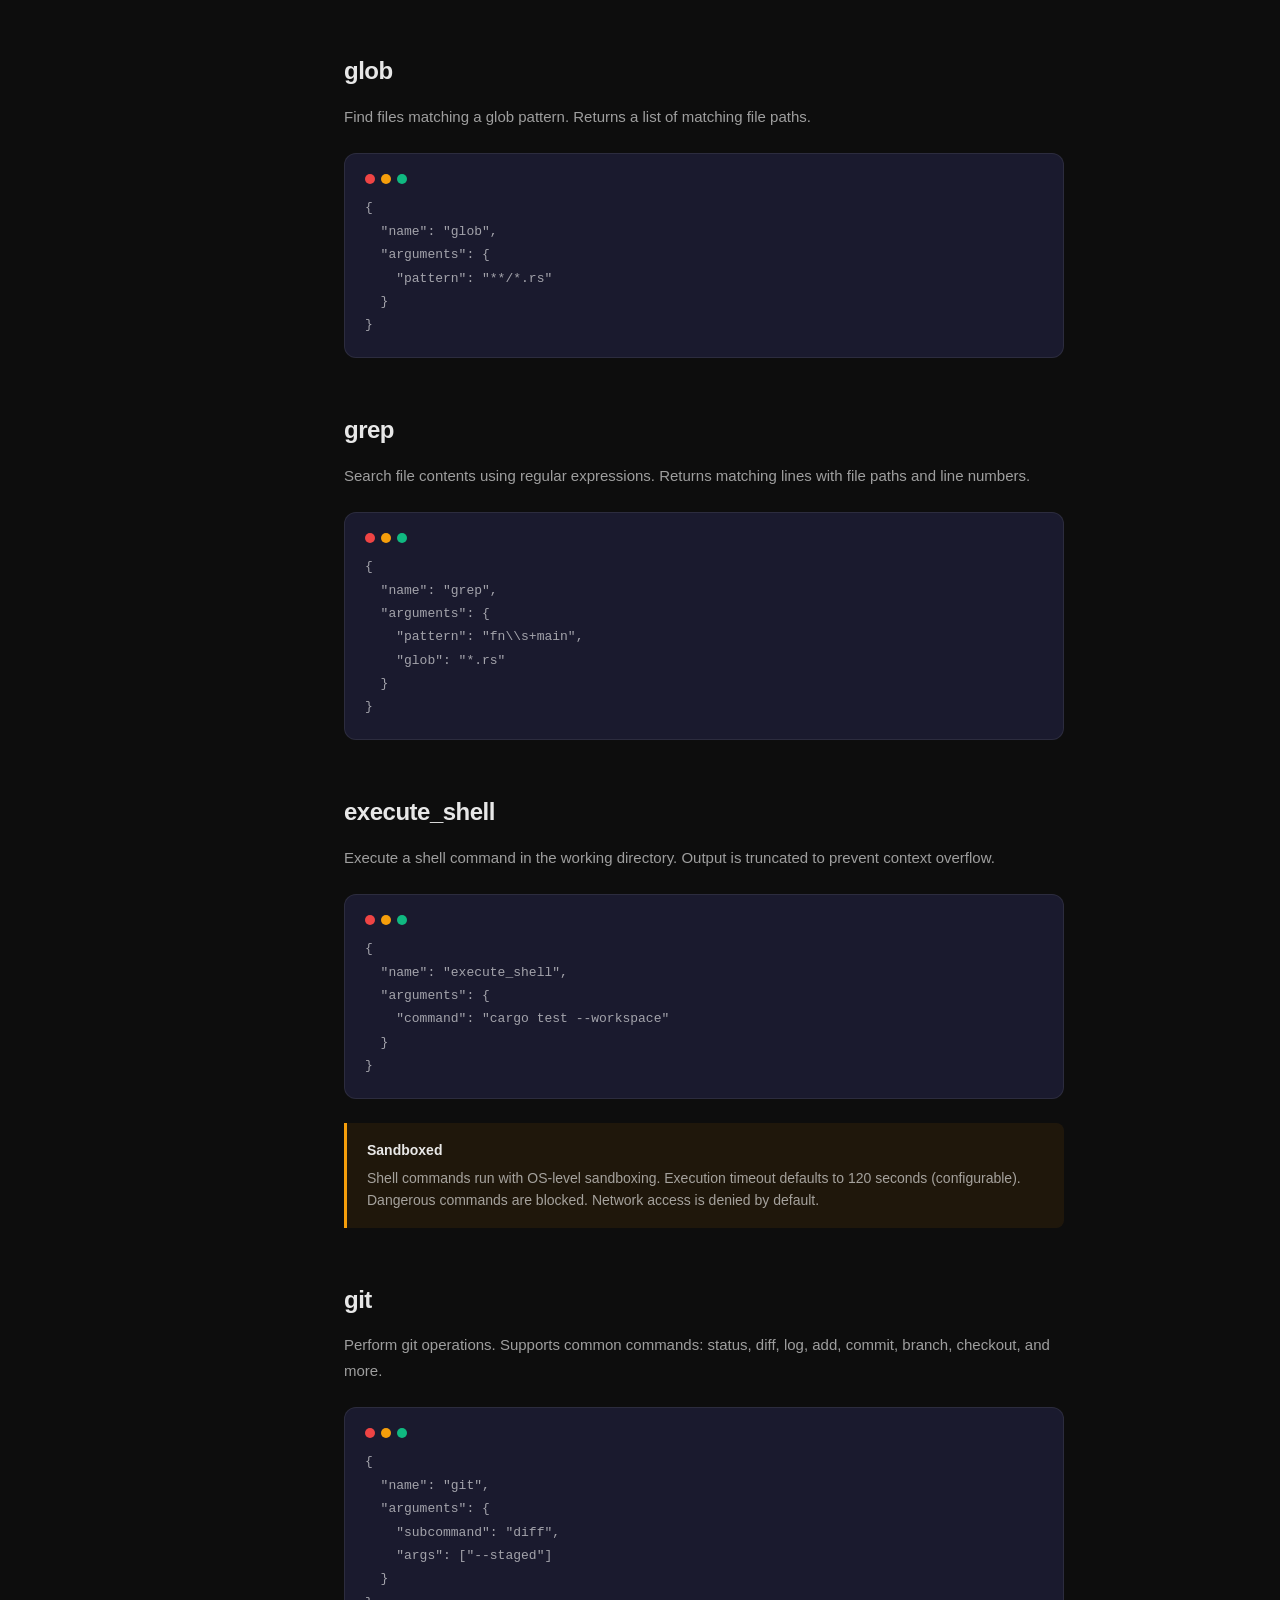
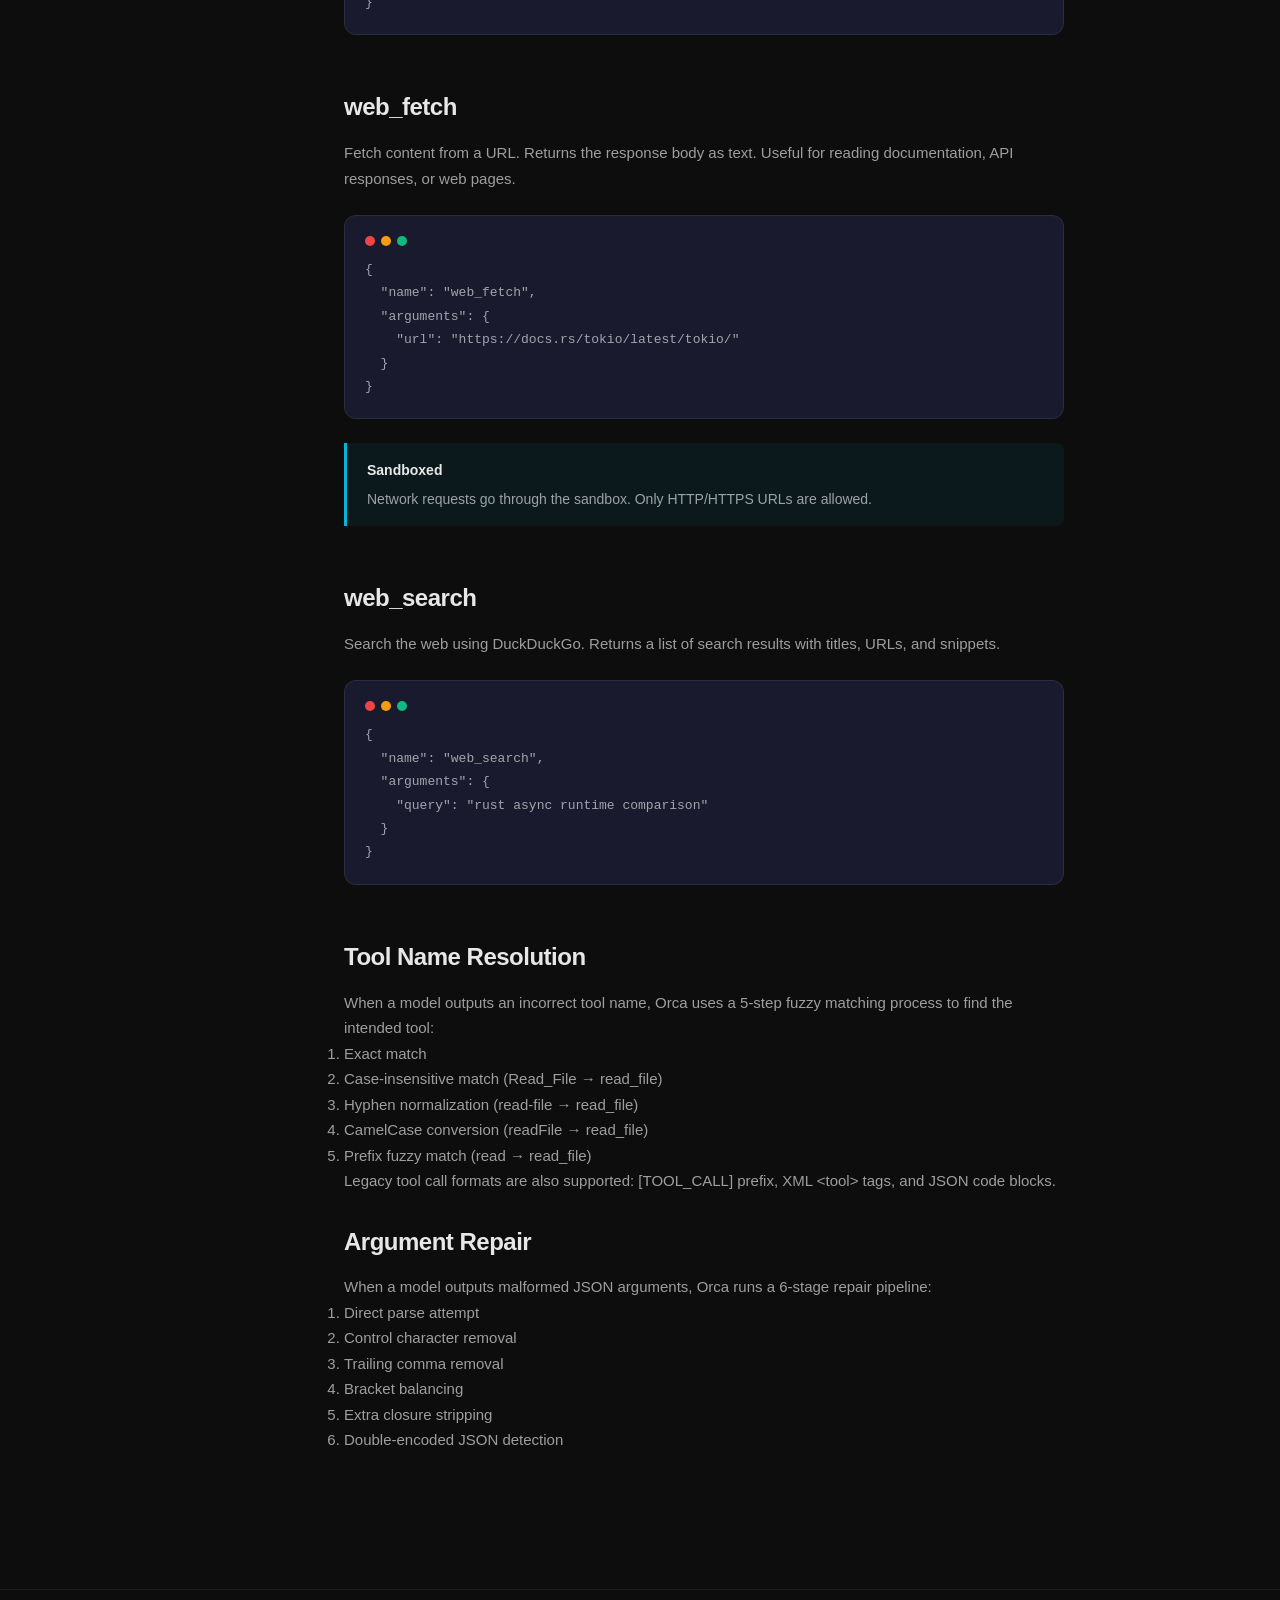
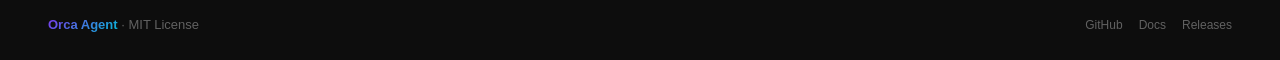
<file: docs/tools.html>
<!DOCTYPE html>
<html lang="en">
<head>
  <meta charset="UTF-8">
  <meta name="viewport" content="width=device-width, initial-scale=1.0">
  <title>Tools — Orca Agent</title>
  <link rel="stylesheet" href="styles.css">
</head>
<body>
  <nav class="nav">
    <a href="index.html" class="nav-logo">
      <span class="gradient">Orca</span>
      <span class="light">Agent</span>
    </a>
    <div class="nav-links">
      <a href="index.html">Docs</a>
      <a href="quickstart.html">Quick Start</a>
      <a href="providers.html">Providers</a>
      <a href="tools.html" class="active">Tools</a>
      <a href="architecture.html">Architecture</a>
      <a href="cli.html">CLI</a>
      <a href="config.html">Config</a>
    </div>
    <div class="nav-right">
      <span class="nav-version">v0.1.0</span>
      <a href="https://github.com/wenqiang-china/orca-agent/" class="nav-github">
        <svg viewBox="0 0 16 16"><path d="M8 0C3.58 0 0 3.58 0 8c0 3.54 2.29 6.53 5.47 7.59.4.07.55-.17.55-.38 0-.19-.01-.82-.01-1.49-2.01.37-2.53-.49-2.69-.94-.09-.23-.48-.94-.82-1.13-.28-.15-.68-.52-.01-.53.63-.01 1.08.58 1.23.82.72 1.21 1.87.87 2.33.66.07-.52.28-.87.51-1.07-1.78-.2-3.64-.89-3.64-3.95 0-.87.31-1.59.82-2.15-.08-.2-.36-1.02.08-2.12 0 0 .67-.21 2.2.82.64-.18 1.32-.27 2-.27.68 0 1.36.09 2 .27 1.53-1.04 2.2-.82 2.2-.82.44 1.1.16 1.92.08 2.12.51.56.82 1.27.82 2.15 0 3.07-1.87 3.75-3.65 3.95.29.25.54.73.54 1.48 0 1.07-.01 1.93-.01 2.2 0 .21.15.46.55.38A8.013 8.013 0 0016 8c0-4.42-3.58-8-8-8z"/></svg>
      </a>
    </div>
  </nav>

  <div class="nav-mobile-menu">
    <a href="index.html">Docs</a>
    <a href="quickstart.html">Quick Start</a>
    <a href="providers.html">Providers</a>
    <a href="tools.html" class="active">Tools</a>
    <a href="architecture.html">Architecture</a>
    <a href="cli.html">CLI</a>
    <a href="config.html">Config</a>
  </div>

  <div class="doc-layout">
    <aside class="sidebar">
      <div class="sidebar-heading">On this page</div>
      <nav class="sidebar-section">
        <a href="#overview" class="sidebar-link">Overview</a>
        <a href="#read_file" class="sidebar-link">read_file</a>
        <a href="#write_file" class="sidebar-link">write_file</a>
        <a href="#glob" class="sidebar-link">glob</a>
        <a href="#grep" class="sidebar-link">grep</a>
        <a href="#execute_shell" class="sidebar-link">execute_shell</a>
        <a href="#git" class="sidebar-link">git</a>
        <a href="#web_fetch" class="sidebar-link">web_fetch</a>
        <a href="#web_search" class="sidebar-link">web_search</a>
        <a href="#name-resolution" class="sidebar-link">Tool Name Resolution</a>
        <a href="#arg-repair" class="sidebar-link">Argument Repair</a>
      </nav>
    </aside>

    <main class="doc-content">
      <!-- Breadcrumb -->
      <div class="breadcrumb"><span>Docs</span> / Tools</div>

      <!-- Page Title -->
      <h1 class="page-title">Tools</h1>
      <p class="doc-subtitle">Built-in tool reference for Orca Agent. Filesystem operations, command execution, version control, and web access.</p>

      <!-- Overview -->
      <section id="overview" class="doc-section">
        <h2>Overview</h2>
        <p>Orca Agent includes 8 built-in tools for filesystem operations, command execution, version control, and web access. Tools are sandboxed based on their risk level.</p>
        <table class="doc-table">
          <thead>
            <tr>
              <th>Tool</th>
              <th>Description</th>
              <th>Sandboxed</th>
            </tr>
          </thead>
          <tbody>
            <tr>
              <td>read_file</td>
              <td>Read file contents</td>
              <td>No</td>
            </tr>
            <tr>
              <td>write_file</td>
              <td>Write content to file</td>
              <td>No</td>
            </tr>
            <tr>
              <td>glob</td>
              <td>Find files by pattern</td>
              <td>No</td>
            </tr>
            <tr>
              <td>grep</td>
              <td>Search file contents by regex</td>
              <td>No</td>
            </tr>
            <tr>
              <td>execute_shell</td>
              <td>Execute shell commands</td>
              <td>Yes</td>
            </tr>
            <tr>
              <td>git</td>
              <td>Git operations (status, diff, log, add, commit)</td>
              <td>No</td>
            </tr>
            <tr>
              <td>web_fetch</td>
              <td>Fetch URL content</td>
              <td>Yes</td>
            </tr>
            <tr>
              <td>web_search</td>
              <td>Web search via DuckDuckGo</td>
              <td>Yes</td>
            </tr>
          </tbody>
        </table>
      </section>

      <!-- read_file -->
      <section id="read_file" class="doc-section">
        <h2>read_file</h2>
        <p>Read the contents of a file at a given path. Returns the full file content as a string.</p>
        <div class="code-block">
          <div class="dots">
            <span class="red"></span>
            <span class="amber"></span>
            <span class="green"></span>
          </div>
          <div class="lines">
            <div class="line">{</div>
            <div class="line">  "name": "read_file",</div>
            <div class="line">  "arguments": {</div>
            <div class="line">    "path": "src/main.rs"</div>
            <div class="line">  }</div>
            <div class="line">}</div>
          </div>
        </div>
      </section>

      <!-- write_file -->
      <section id="write_file" class="doc-section">
        <h2>write_file</h2>
        <p>Write content to a file. Creates the file if it doesn't exist, overwrites if it does.</p>
        <div class="code-block">
          <div class="dots">
            <span class="red"></span>
            <span class="amber"></span>
            <span class="green"></span>
          </div>
          <div class="lines">
            <div class="line">{</div>
            <div class="line">  "name": "write_file",</div>
            <div class="line">  "arguments": {</div>
            <div class="line">    "path": "src/config.rs",</div>
            <div class="line">    "content": "pub const VERSION: &amp;str = \"0.1.0\";"</div>
            <div class="line">  }</div>
            <div class="line">}</div>
          </div>
        </div>
      </section>

      <!-- glob -->
      <section id="glob" class="doc-section">
        <h2>glob</h2>
        <p>Find files matching a glob pattern. Returns a list of matching file paths.</p>
        <div class="code-block">
          <div class="dots">
            <span class="red"></span>
            <span class="amber"></span>
            <span class="green"></span>
          </div>
          <div class="lines">
            <div class="line">{</div>
            <div class="line">  "name": "glob",</div>
            <div class="line">  "arguments": {</div>
            <div class="line">    "pattern": "**/*.rs"</div>
            <div class="line">  }</div>
            <div class="line">}</div>
          </div>
        </div>
      </section>

      <!-- grep -->
      <section id="grep" class="doc-section">
        <h2>grep</h2>
        <p>Search file contents using regular expressions. Returns matching lines with file paths and line numbers.</p>
        <div class="code-block">
          <div class="dots">
            <span class="red"></span>
            <span class="amber"></span>
            <span class="green"></span>
          </div>
          <div class="lines">
            <div class="line">{</div>
            <div class="line">  "name": "grep",</div>
            <div class="line">  "arguments": {</div>
            <div class="line">    "pattern": "fn\\s+main",</div>
            <div class="line">    "glob": "*.rs"</div>
            <div class="line">  }</div>
            <div class="line">}</div>
          </div>
        </div>
      </section>

      <!-- execute_shell -->
      <section id="execute_shell" class="doc-section">
        <h2>execute_shell</h2>
        <p>Execute a shell command in the working directory. Output is truncated to prevent context overflow.</p>
        <div class="code-block">
          <div class="dots">
            <span class="red"></span>
            <span class="amber"></span>
            <span class="green"></span>
          </div>
          <div class="lines">
            <div class="line">{</div>
            <div class="line">  "name": "execute_shell",</div>
            <div class="line">  "arguments": {</div>
            <div class="line">    "command": "cargo test --workspace"</div>
            <div class="line">  }</div>
            <div class="line">}</div>
          </div>
        </div>
        <div class="info-box warning">
          <div class="info-box-title">Sandboxed</div>
          <div class="info-box-body">Shell commands run with OS-level sandboxing. Execution timeout defaults to 120 seconds (configurable). Dangerous commands are blocked. Network access is denied by default.</div>
        </div>
      </section>

      <!-- git -->
      <section id="git" class="doc-section">
        <h2>git</h2>
        <p>Perform git operations. Supports common commands: status, diff, log, add, commit, branch, checkout, and more.</p>
        <div class="code-block">
          <div class="dots">
            <span class="red"></span>
            <span class="amber"></span>
            <span class="green"></span>
          </div>
          <div class="lines">
            <div class="line">{</div>
            <div class="line">  "name": "git",</div>
            <div class="line">  "arguments": {</div>
            <div class="line">    "subcommand": "diff",</div>
            <div class="line">    "args": ["--staged"]</div>
            <div class="line">  }</div>
            <div class="line">}</div>
          </div>
        </div>
      </section>

      <!-- web_fetch -->
      <section id="web_fetch" class="doc-section">
        <h2>web_fetch</h2>
        <p>Fetch content from a URL. Returns the response body as text. Useful for reading documentation, API responses, or web pages.</p>
        <div class="code-block">
          <div class="dots">
            <span class="red"></span>
            <span class="amber"></span>
            <span class="green"></span>
          </div>
          <div class="lines">
            <div class="line">{</div>
            <div class="line">  "name": "web_fetch",</div>
            <div class="line">  "arguments": {</div>
            <div class="line">    "url": "https://docs.rs/tokio/latest/tokio/"</div>
            <div class="line">  }</div>
            <div class="line">}</div>
          </div>
        </div>
        <div class="info-box tip">
          <div class="info-box-title">Sandboxed</div>
          <div class="info-box-body">Network requests go through the sandbox. Only HTTP/HTTPS URLs are allowed.</div>
        </div>
      </section>

      <!-- web_search -->
      <section id="web_search" class="doc-section">
        <h2>web_search</h2>
        <p>Search the web using DuckDuckGo. Returns a list of search results with titles, URLs, and snippets.</p>
        <div class="code-block">
          <div class="dots">
            <span class="red"></span>
            <span class="amber"></span>
            <span class="green"></span>
          </div>
          <div class="lines">
            <div class="line">{</div>
            <div class="line">  "name": "web_search",</div>
            <div class="line">  "arguments": {</div>
            <div class="line">    "query": "rust async runtime comparison"</div>
            <div class="line">  }</div>
            <div class="line">}</div>
          </div>
        </div>
      </section>

      <!-- Tool Name Resolution -->
      <section id="name-resolution" class="doc-section">
        <h2>Tool Name Resolution</h2>
        <p>When a model outputs an incorrect tool name, Orca uses a 5-step fuzzy matching process to find the intended tool:</p>
        <ol>
          <li>Exact match</li>
          <li>Case-insensitive match (Read_File &rarr; read_file)</li>
          <li>Hyphen normalization (read-file &rarr; read_file)</li>
          <li>CamelCase conversion (readFile &rarr; read_file)</li>
          <li>Prefix fuzzy match (read &rarr; read_file)</li>
        </ol>
        <p>Legacy tool call formats are also supported: [TOOL_CALL] prefix, XML &lt;tool&gt; tags, and JSON code blocks.</p>
      </section>

      <!-- Argument Repair -->
      <section id="arg-repair" class="doc-section">
        <h2>Argument Repair</h2>
        <p>When a model outputs malformed JSON arguments, Orca runs a 6-stage repair pipeline:</p>
        <ol>
          <li>Direct parse attempt</li>
          <li>Control character removal</li>
          <li>Trailing comma removal</li>
          <li>Bracket balancing</li>
          <li>Extra closure stripping</li>
          <li>Double-encoded JSON detection</li>
        </ol>
      </section>
    </main>
  </div>

  <footer class="footer">
    <div class="footer-brand">
      <span class="gradient">Orca Agent</span>
      <span> · MIT License</span>
    </div>
    <div class="footer-links">
      <a href="https://github.com/wenqiang-china/orca-agent">GitHub</a>
      <a href="index.html">Docs</a>
      <a href="https://github.com/wenqiang-china/orca-agent/releases">Releases</a>
    </div>
  </footer>

  <script src="main.js"></script>
</body>
</html>
</file>
<file: docs/styles.css>
/* === Design Tokens === */
:root {
  --bg: #0d0d0d;
  --surface: #1a1a2e;
  --primary: #7c3aed;
  --accent: #06b6d4;
  --success: #10b981;
  --warning: #f59e0b;
  --error: #ef4444;
  --text-primary: rgba(255, 255, 255, 0.9);
  --text-body: rgba(255, 255, 255, 0.6);
  --text-secondary: rgba(255, 255, 255, 0.35);
  --text-muted: rgba(255, 255, 255, 0.45);
  --border: rgba(255, 255, 255, 0.06);
  --border-strong: rgba(255, 255, 255, 0.08);
  --card-bg: rgba(255, 255, 255, 0.03);
  --gradient: linear-gradient(135deg, var(--primary), var(--accent));
  --gradient-text: linear-gradient(135deg, #7c3aed, #06b6d4);
  --font-sans: -apple-system, BlinkMacSystemFont, 'Segoe UI', sans-serif;
  --font-mono: 'SF Mono', 'Fira Code', monospace;
  --nav-h: 64px;
  --sidebar-w: 280px;
  --max-w: 1200px;
  --content-w: 720px;
  --radius: 12px;
  --radius-sm: 8px;
}

/* === Reset === */
*, *::before, *::after { box-sizing: border-box; margin: 0; padding: 0; }
html { scroll-behavior: smooth; scroll-padding-top: calc(var(--nav-h) + 24px); }
body {
  background: var(--bg);
  color: var(--text-body);
  font-family: var(--font-sans);
  font-size: 15px;
  line-height: 1.7;
  -webkit-font-smoothing: antialiased;
}

/* === Typography === */
h1 { font-size: 36px; font-weight: 700; letter-spacing: -1px; }
h2 { font-size: 24px; font-weight: 600; letter-spacing: -0.5px; color: var(--text-primary); margin-bottom: 12px; }
h3 { font-size: 18px; font-weight: 600; color: var(--text-primary); margin-bottom: 8px; }
a { color: var(--accent); text-decoration: none; }
a:hover { text-decoration: underline; }
code {
  background: var(--surface);
  padding: 2px 6px;
  border-radius: 4px;
  font-family: var(--font-mono);
  font-size: 12px;
  color: #a78bfa;
}

/* === Page Title (gradient) === */
.page-title {
  font-size: 36px;
  font-weight: 700;
  letter-spacing: -1px;
  background: var(--gradient-text);
  -webkit-background-clip: text;
  -webkit-text-fill-color: transparent;
  background-clip: text;
  margin-bottom: 16px;
}

/* === Navigation === */
.nav {
  position: fixed;
  top: 0;
  left: 0;
  right: 0;
  height: var(--nav-h);
  background: rgba(13, 13, 13, 0.85);
  backdrop-filter: blur(12px);
  -webkit-backdrop-filter: blur(12px);
  border-bottom: 1px solid var(--border);
  z-index: 100;
  display: flex;
  align-items: center;
  justify-content: space-between;
  padding: 0 48px;
}
.nav-logo {
  font-size: 16px;
  font-weight: 700;
  letter-spacing: -0.5px;
  color: white;
}
.nav-logo .gradient {
  background: var(--gradient-text);
  -webkit-background-clip: text;
  -webkit-text-fill-color: transparent;
  background-clip: text;
}
.nav-logo .light { color: var(--text-muted); font-weight: 400; margin-left: 4px; }
.nav-links { display: flex; gap: 4px; }
.nav-links a {
  padding: 6px 14px;
  font-size: 13px;
  color: var(--text-muted);
  border-radius: var(--radius-sm);
  transition: background 0.15s, color 0.15s;
}
.nav-links a:hover { background: rgba(255, 255, 255, 0.04); color: var(--text-body); text-decoration: none; }
.nav-links a.active { color: white; background: rgba(255, 255, 255, 0.06); }
.nav-right { display: flex; align-items: center; gap: 12px; }
.nav-version {
  font-size: 12px;
  color: var(--text-secondary);
  background: rgba(255, 255, 255, 0.04);
  border: 1px solid var(--border-strong);
  padding: 5px 10px;
  border-radius: 6px;
  font-family: var(--font-mono);
}
.nav-github { display: flex; align-items: center; color: rgba(255, 255, 255, 0.5); }
.nav-github svg { width: 18px; height: 18px; fill: currentColor; }

/* Mobile hamburger */
.nav-hamburger {
  display: none;
  flex-direction: column;
  gap: 3px;
  cursor: pointer;
  padding: 4px;
}
.nav-hamburger span {
  width: 18px;
  height: 2px;
  background: rgba(255, 255, 255, 0.6);
  border-radius: 1px;
  transition: transform 0.2s;
}
.nav-mobile-menu {
  display: none;
  position: fixed;
  top: var(--nav-h);
  left: 0;
  right: 0;
  background: rgba(13, 13, 13, 0.95);
  border-bottom: 1px solid var(--border);
  padding: 12px 20px;
  z-index: 99;
  flex-direction: column;
  gap: 2px;
}
.nav-mobile-menu.open { display: flex; }
.nav-mobile-menu a {
  padding: 10px 12px;
  font-size: 14px;
  color: var(--text-muted);
  border-radius: var(--radius-sm);
}
.nav-mobile-menu a:hover, .nav-mobile-menu a.active { color: white; background: rgba(255, 255, 255, 0.06); }

/* === Sidebar === */
.doc-layout { display: flex; padding-top: var(--nav-h); min-height: 100vh; }
.sidebar {
  position: fixed;
  top: var(--nav-h);
  left: 0;
  bottom: 0;
  width: var(--sidebar-w);
  border-right: 1px solid var(--border);
  padding: 24px 0;
  overflow-y: auto;
  background: var(--bg);
}
.sidebar-heading {
  padding: 0 24px 16px;
  font-size: 11px;
  text-transform: uppercase;
  letter-spacing: 2px;
  color: var(--text-secondary);
}
.sidebar-section {
  padding: 0 8px;
  display: flex;
  flex-direction: column;
  gap: 1px;
  margin-bottom: 8px;
}
.sidebar-section-label {
  padding: 8px 8px 8px 16px;
  font-size: 11px;
  text-transform: uppercase;
  letter-spacing: 2px;
  color: rgba(255, 255, 255, 0.25);
  margin-top: 8px;
}
.sidebar-link {
  display: block;
  padding: 8px 8px 8px 16px;
  font-size: 13px;
  color: var(--text-muted);
  border-radius: 6px;
  border-left: 2px solid transparent;
  transition: all 0.15s;
  text-decoration: none;
}
.sidebar-link:hover { color: var(--text-body); background: rgba(255, 255, 255, 0.03); text-decoration: none; }
.sidebar-link.active {
  color: var(--text-primary);
  border-left-color: var(--primary);
  background: rgba(124, 58, 237, 0.08);
}

/* === Main Content === */
.doc-content {
  flex: 1;
  margin-left: var(--sidebar-w);
  padding: 48px 64px;
  max-width: calc(var(--content-w) + 128px);
}
.breadcrumb { font-size: 12px; color: var(--text-secondary); margin-bottom: 16px; }
.breadcrumb span { color: var(--text-muted); }
.doc-subtitle { font-size: 16px; color: var(--text-muted); line-height: 1.7; margin-bottom: 32px; }
.doc-section { padding: 20px 0 8px; }
.doc-section h2 { scroll-margin-top: calc(var(--nav-h) + 24px); }

/* === Code Block === */
.code-block {
  background: var(--surface);
  border: 1px solid var(--border-strong);
  border-radius: var(--radius);
  padding: 20px;
  margin: 24px 0;
  font-family: var(--font-mono);
  font-size: 13px;
  line-height: 1.8;
  overflow-x: auto;
}
.code-block .dots { display: flex; gap: 6px; margin-bottom: 12px; }
.code-block .dots span {
  width: 10px;
  height: 10px;
  border-radius: 50%;
}
.code-block .dots .red { background: var(--error); }
.code-block .dots .amber { background: var(--warning); }
.code-block .dots .green { background: var(--success); }
.code-block .line { white-space: pre; }
.code-block .prompt { color: var(--primary); }
.code-block .comment { color: rgba(255, 255, 255, 0.3); }
.code-block .output { color: var(--text-muted); }

/* === Info Boxes === */
.info-box {
  padding: 16px 20px;
  border-radius: 0 var(--radius-sm) var(--radius-sm) 0;
  margin: 24px 0;
  font-size: 14px;
  line-height: 1.6;
}
.info-box.tip { background: rgba(6, 182, 212, 0.08); border-left: 3px solid var(--accent); }
.info-box.warning { background: rgba(245, 158, 11, 0.08); border-left: 3px solid var(--warning); }
.info-box.error { background: rgba(239, 68, 68, 0.08); border-left: 3px solid var(--error); }
.info-box-title { font-weight: 600; color: var(--text-primary); margin-bottom: 6px; }
.info-box-body { color: var(--text-body); }

/* === Card Grid === */
.card-grid { display: grid; gap: 16px; }
.card-grid.cols-3 { grid-template-columns: repeat(3, 1fr); }
.card-grid.cols-2 { grid-template-columns: repeat(2, 1fr); }
.card {
  background: var(--card-bg);
  border: 1px solid var(--border-strong);
  border-radius: var(--radius);
  padding: 24px;
}
.card-icon {
  width: 36px;
  height: 36px;
  border-radius: 10px;
  display: flex;
  align-items: center;
  justify-content: center;
  margin-bottom: 12px;
  font-size: 18px;
}
.card-icon.purple { background: linear-gradient(135deg, rgba(124, 58, 237, 0.2), rgba(124, 58, 237, 0.05)); }
.card-icon.cyan { background: linear-gradient(135deg, rgba(6, 182, 212, 0.2), rgba(6, 182, 212, 0.05)); }
.card-icon.green { background: linear-gradient(135deg, rgba(16, 185, 129, 0.2), rgba(16, 185, 129, 0.05)); }
.card-icon.amber { background: linear-gradient(135deg, rgba(245, 158, 11, 0.2), rgba(245, 158, 11, 0.05)); }
.card-icon.red { background: linear-gradient(135deg, rgba(239, 68, 68, 0.2), rgba(239, 68, 68, 0.05)); }
.card-title { font-size: 14px; font-weight: 600; color: var(--text-primary); margin-bottom: 6px; }
.card-body { font-size: 12px; color: rgba(255, 255, 255, 0.4); line-height: 1.6; }

/* === Table === */
.doc-table { width: 100%; border-collapse: collapse; margin: 24px 0; }
.doc-table th, .doc-table td { padding: 10px 16px; text-align: left; border-bottom: 1px solid var(--border); }
.doc-table th { font-size: 12px; text-transform: uppercase; letter-spacing: 1px; color: var(--text-secondary); font-weight: 600; }
.doc-table td { font-size: 14px; color: var(--text-body); }
.doc-table tr:last-child td { border-bottom: none; }

/* === Buttons === */
.btn {
  display: inline-flex;
  align-items: center;
  gap: 8px;
  padding: 10px 24px;
  border-radius: 10px;
  font-size: 14px;
  font-weight: 600;
  cursor: pointer;
  transition: opacity 0.15s;
  text-decoration: none;
}
.btn:hover { opacity: 0.85; text-decoration: none; }
.btn-primary { background: linear-gradient(135deg, #7c3aed, #6d28d9); color: white; }
.btn-outline { border: 1px solid var(--border-strong); color: var(--text-muted); }

/* === Footer === */
.footer {
  border-top: 1px solid var(--border);
  padding: 24px 48px;
  display: flex;
  justify-content: space-between;
  align-items: center;
  margin-top: 80px;
}
.footer-brand { font-size: 13px; color: var(--text-secondary); }
.footer-brand .gradient {
  background: var(--gradient-text);
  -webkit-background-clip: text;
  -webkit-text-fill-color: transparent;
  background-clip: text;
  font-weight: 600;
}
.footer-links { display: flex; gap: 16px; font-size: 12px; color: var(--text-secondary); }
.footer-links a { color: var(--text-secondary); }
.footer-links a:hover { color: var(--text-body); }

/* === Hero (landing only) === */
.hero { text-align: center; padding: 80px 32px 48px; max-width: 700px; margin: 0 auto; }
.hero-badge {
  display: inline-block;
  font-size: 11px;
  text-transform: uppercase;
  letter-spacing: 3px;
  color: var(--text-secondary);
  background: rgba(124, 58, 237, 0.12);
  border: 1px solid rgba(124, 58, 237, 0.2);
  padding: 4px 12px;
  border-radius: 20px;
  margin-bottom: 16px;
}
.hero-title { font-size: 44px; font-weight: 700; letter-spacing: -1.5px; line-height: 1.15; margin-bottom: 16px; }
.hero-title .gradient {
  background: var(--gradient-text);
  -webkit-background-clip: text;
  -webkit-text-fill-color: transparent;
  background-clip: text;
}
.hero-title .white { color: var(--text-primary); }
.hero-subtitle { font-size: 16px; color: var(--text-muted); line-height: 1.7; max-width: 560px; margin: 0 auto 28px; }
.hero-buttons { display: flex; gap: 12px; justify-content: center; margin-bottom: 32px; }

/* === Stats Bar === */
.stats-bar { display: flex; justify-content: center; gap: 48px; text-align: center; padding: 48px 0; }
.stat-number {
  font-size: 28px;
  font-weight: 700;
  background: var(--gradient-text);
  -webkit-background-clip: text;
  -webkit-text-fill-color: transparent;
  background-clip: text;
}
.stat-label { font-size: 12px; color: var(--text-secondary); margin-top: 4px; }

/* === Section titles (landing) === */
.section-title { font-size: 22px; font-weight: 600; color: var(--text-primary); text-align: center; margin-bottom: 32px; }

/* === Max-width container === */
.container { max-width: var(--max-w); margin: 0 auto; padding: 0 48px; }

/* === Responsive === */
@media (max-width: 1024px) {
  .sidebar { display: none; }
  .doc-content { margin-left: 0; padding: 32px 24px; }
}
@media (max-width: 768px) {
  .nav { padding: 0 20px; }
  .nav-links { display: none; }
  .nav-hamburger { display: flex; }
  .nav-right { gap: 8px; }
  .container { padding: 0 20px; }
  .hero { padding: 48px 20px 32px; }
  .hero-title { font-size: 32px; }
  .hero-buttons { flex-direction: column; align-items: center; }
  .card-grid.cols-3 { grid-template-columns: 1fr; }
  .card-grid.cols-2 { grid-template-columns: 1fr; }
  .stats-bar { flex-wrap: wrap; gap: 24px 32px; }
  .footer { flex-direction: column; gap: 16px; text-align: center; padding: 24px 20px; }
  .doc-content { padding: 24px 20px; }
  h1, .page-title { font-size: 28px; }
  .code-block { font-size: 12px; padding: 16px; }
}
</file>
